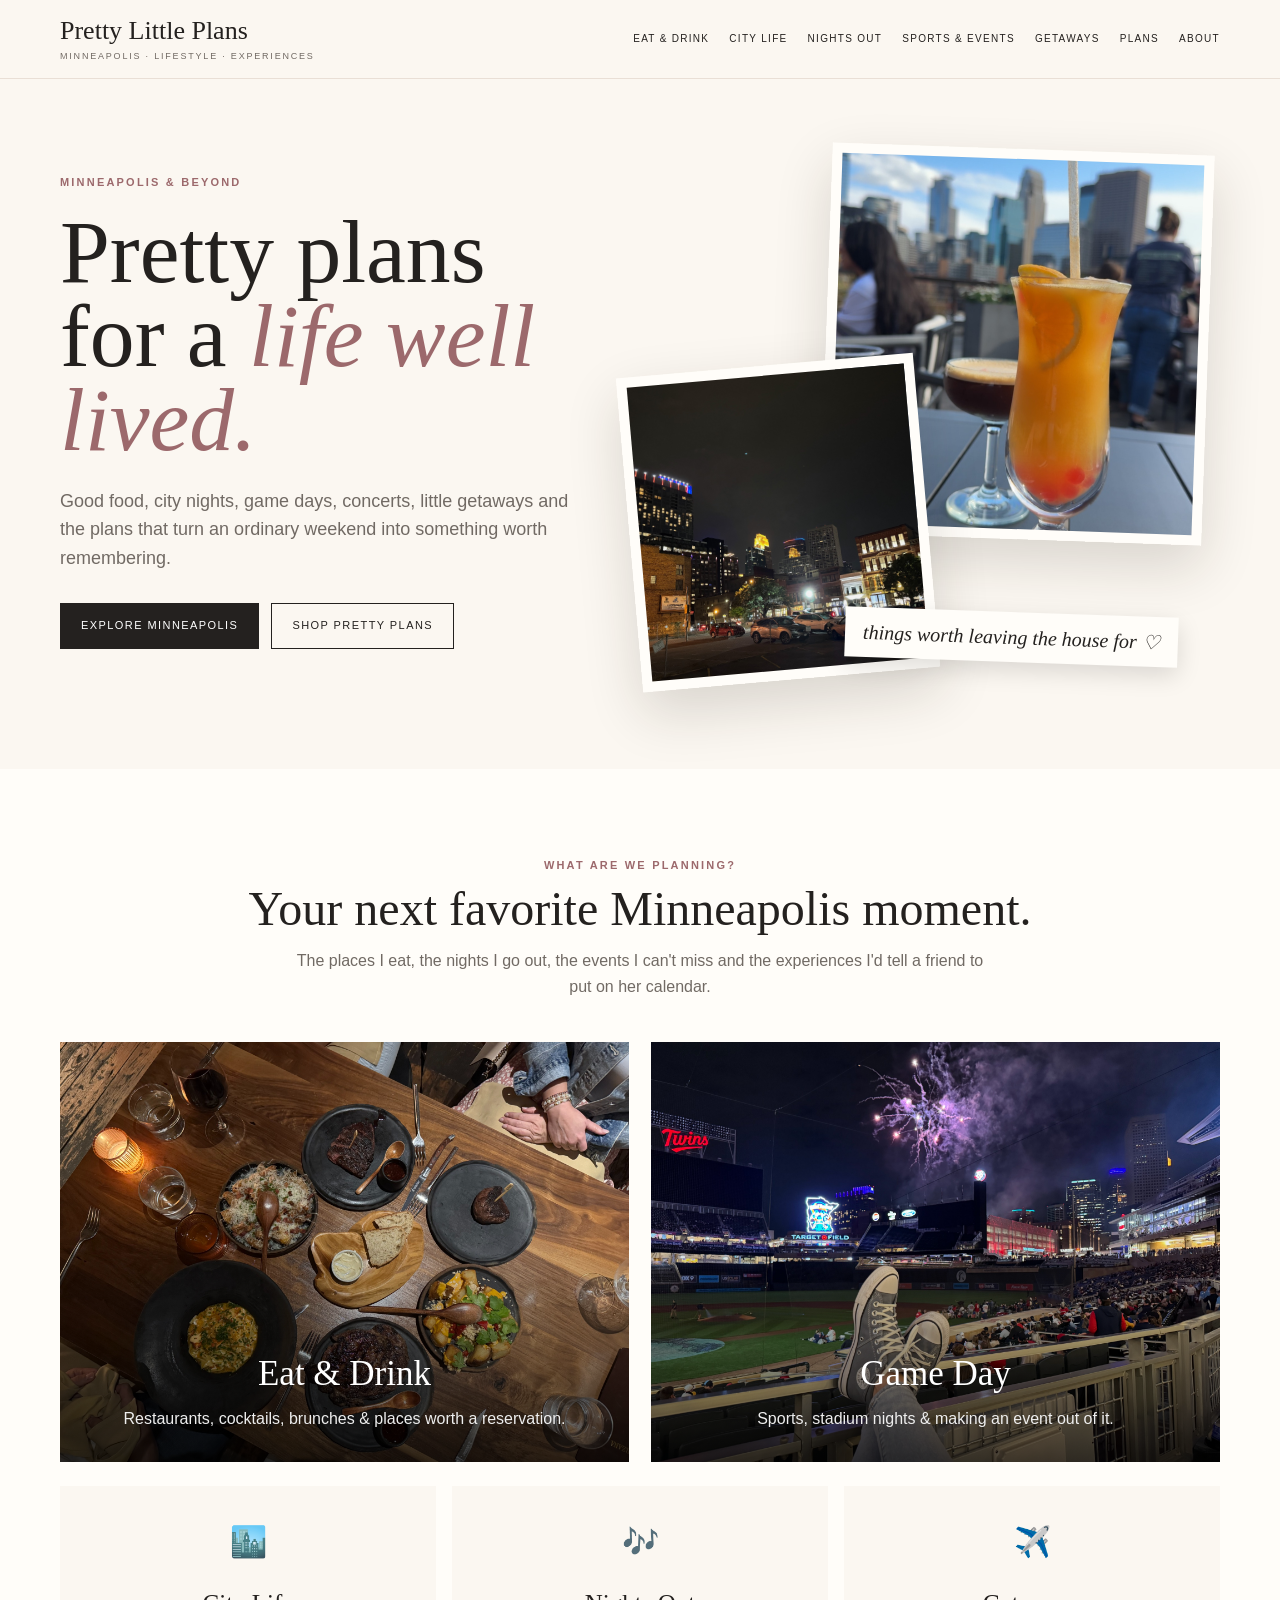
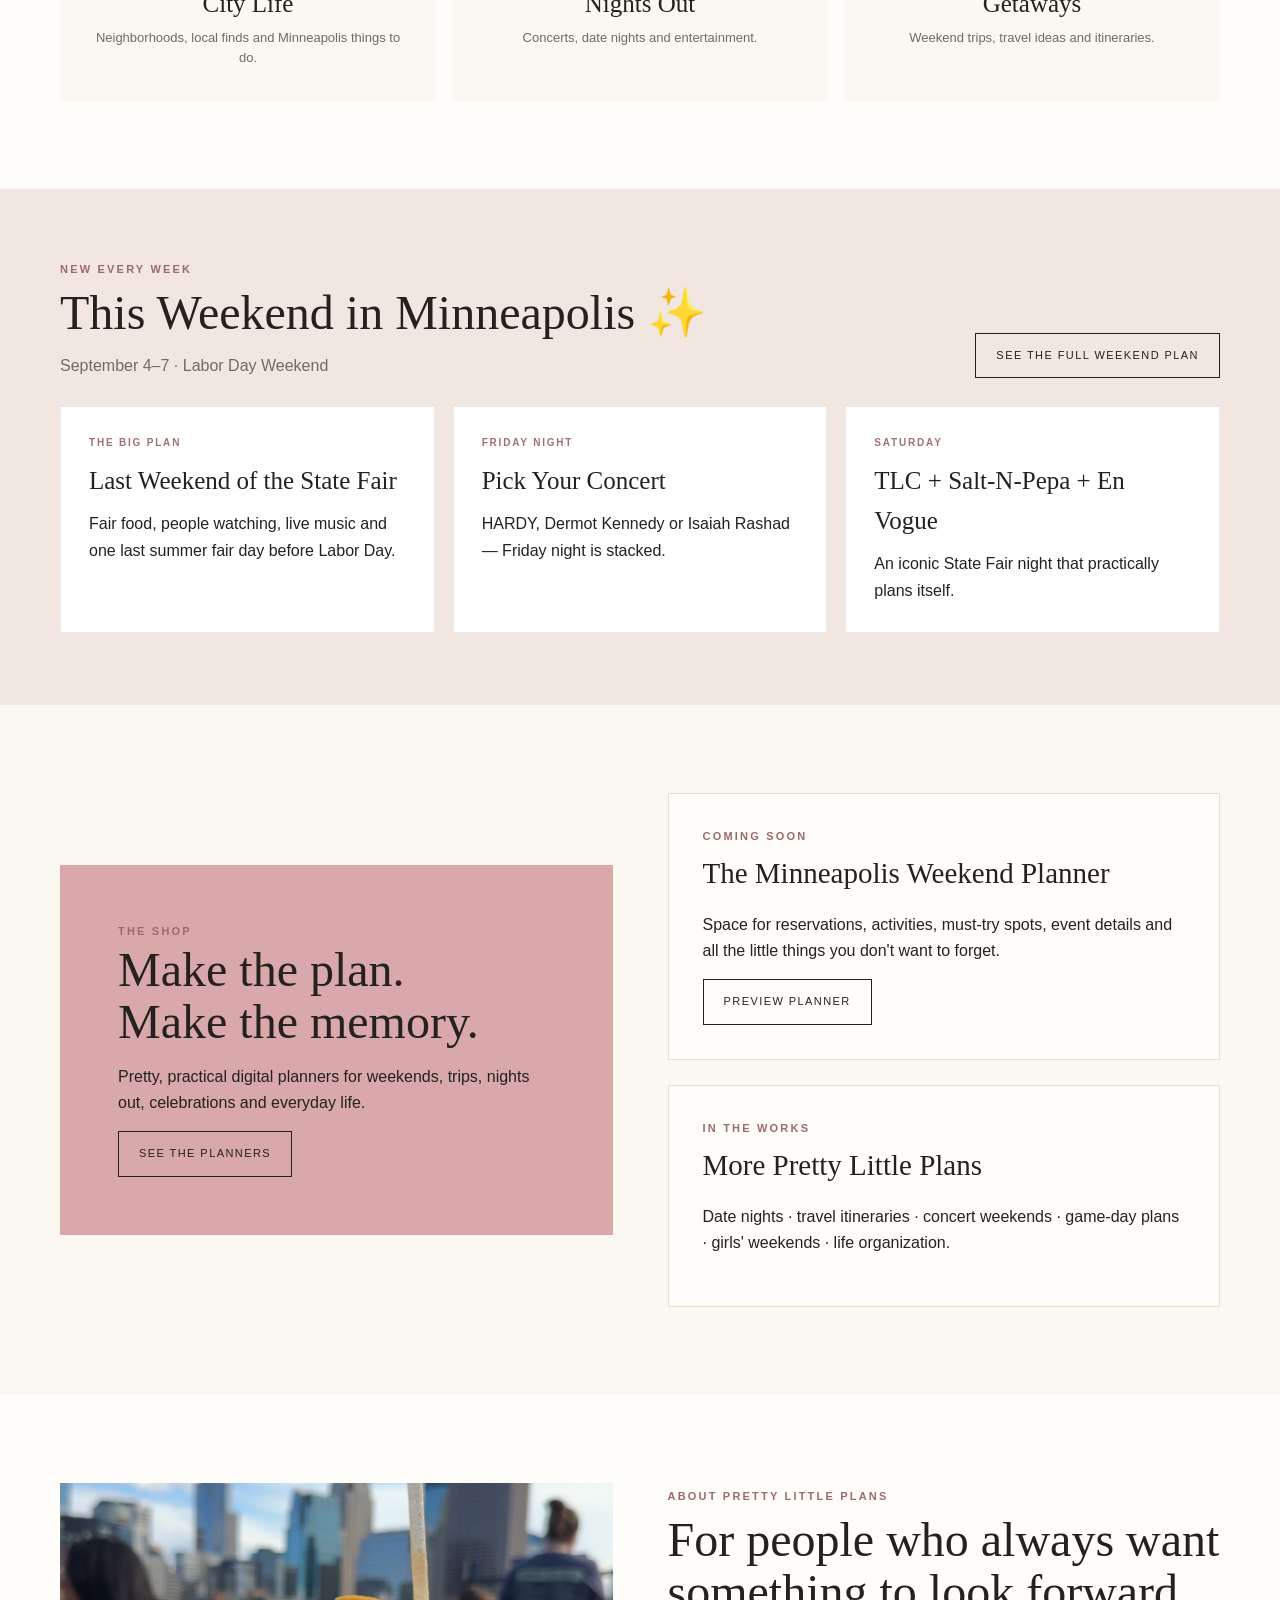
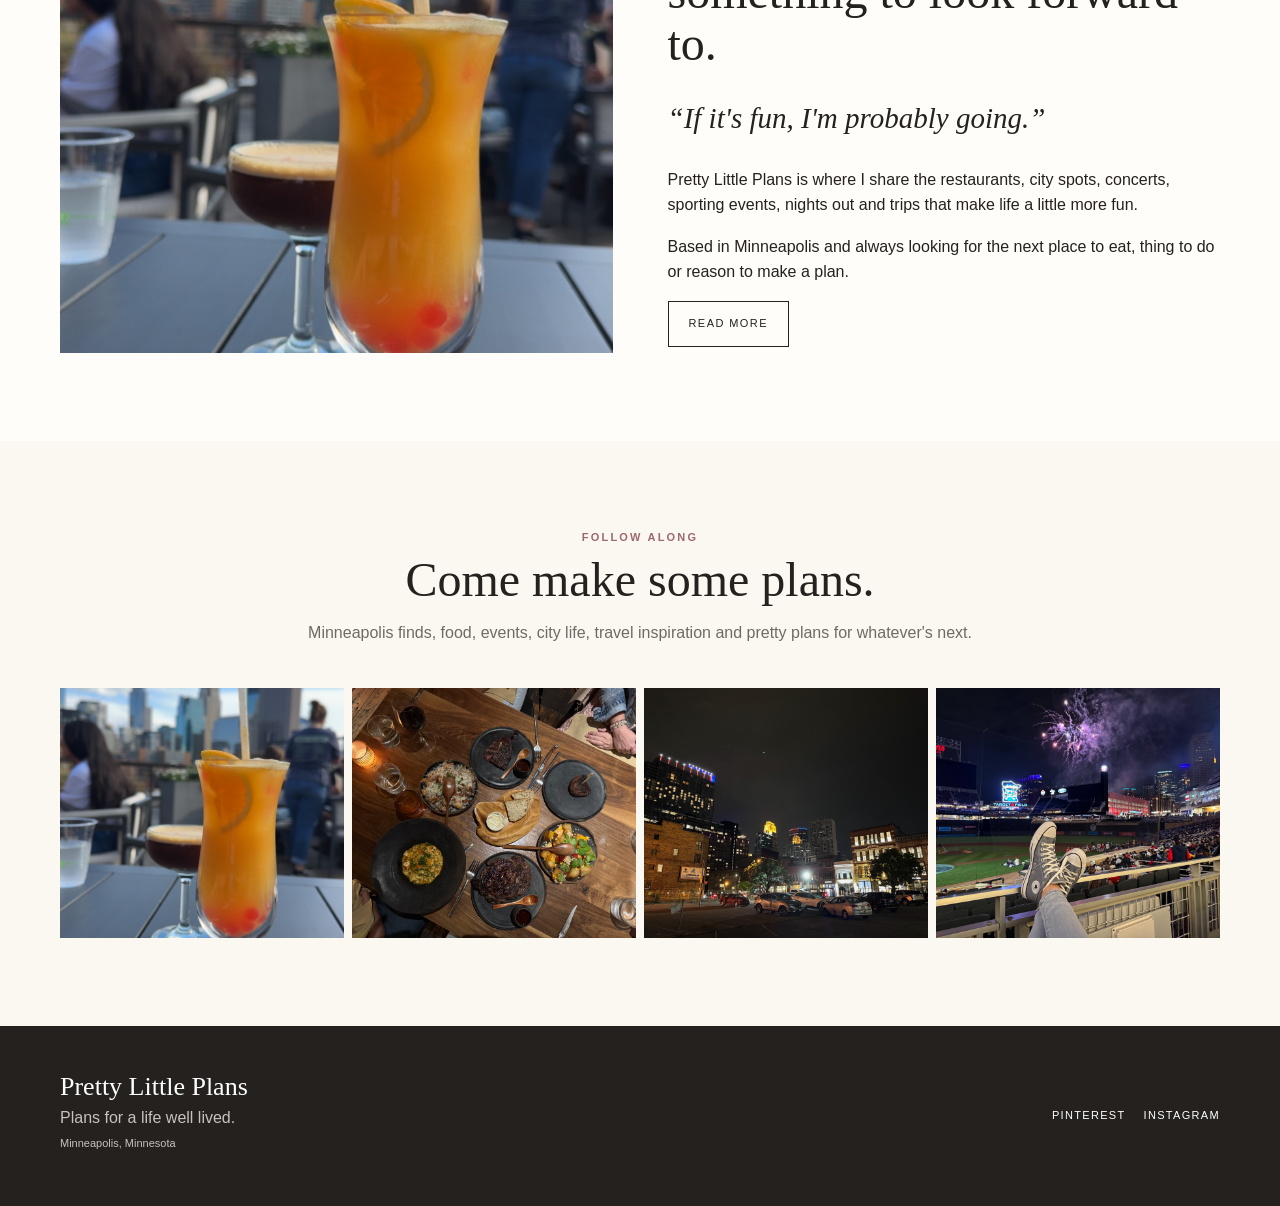
<file: index.html>
<!doctype html><html lang="en"><head><meta charset="utf-8"><meta name="viewport" content="width=device-width,initial-scale=1">
<title>Home | Pretty Little Plans</title><meta name="description" content="Pretty Little Plans — Minneapolis lifestyle, food, nights out, events, travel and digital planners.">
<link rel="icon" href="favicon.svg"><link rel="stylesheet" href="styles.css"></head><body>
<header><div class="container nav">
<a class="brand" href="index.html">Pretty Little Plans<small>Minneapolis · Lifestyle · Experiences</small></a>
<button class="menu" aria-label="Open menu">☰</button>
<nav>
<a href="eat-drink.html">Eat & Drink</a>
<a href="city-life.html">City Life</a>
<a href="nights-out.html">Nights Out</a>
<a href="sports-events.html">Sports & Events</a>
<a href="getaways.html">Getaways</a>
<a href="plans.html">Plans</a>
<a href="about.html">About</a>
</nav></div></header><main>
<div class="container hero">
<div><div class="eyebrow">Minneapolis & beyond</div><h1>Pretty plans for a <em>life well lived.</em></h1>
<p class="lead">Good food, city nights, game days, concerts, little getaways and the plans that turn an ordinary weekend into something worth remembering.</p>
<div class="buttons"><a class="btn primary" href="city-life.html">Explore Minneapolis</a><a class="btn" href="plans.html">Shop Pretty Plans</a></div></div>
<div class="collage"><img class="photo p1" src="rooftop-drinks.jpeg" alt="Cocktails overlooking Minneapolis"><img class="photo p2" src="minneapolis-night.jpeg" alt="Downtown Minneapolis at night"><div class="note">things worth leaving the house for ♡</div></div>
</div>
<section class="alt"><div class="container center"><div class="eyebrow">What are we planning?</div><h2>Your next favorite Minneapolis moment.</h2>
<p class="intro">The places I eat, the nights I go out, the events I can't miss and the experiences I'd tell a friend to put on her calendar.</p>
<div class="feature-grid">
<a class="feature" href="eat-drink.html"><img src="dinner.jpeg" alt="Dinner out"><div class="shade"><h3>Eat & Drink</h3><p>Restaurants, cocktails, brunches & places worth a reservation.</p></div></a>
<a class="feature" href="sports-events.html"><img src="twins-game.jpeg" alt="Minnesota Twins game at Target Field"><div class="shade"><h3>Game Day</h3><p>Sports, stadium nights & making an event out of it.</p></div></a>
</div>
<div class="categories">
<a class="cat" href="city-life.html"><span>🏙️</span><h3>City Life</h3><p>Neighborhoods, local finds and Minneapolis things to do.</p></a>
<a class="cat" href="nights-out.html"><span>🎶</span><h3>Nights Out</h3><p>Concerts, date nights and entertainment.</p></a>
<a class="cat" href="getaways.html"><span>✈️</span><h3>Getaways</h3><p>Weekend trips, travel ideas and itineraries.</p></a>
</div></div></section>

<section class="weekend-feature"><div class="container">
  <div class="eyebrow">New every week</div>
  <div class="weekend-heading"><div><h2>This Weekend in Minneapolis ✨</h2><p class="intro">September 4–7 · Labor Day Weekend</p></div><a class="btn" href="this-weekend.html">See the full weekend plan</a></div>
  <div class="weekend-grid">
    <a class="weekend-card" href="this-weekend.html#fair"><div class="weekend-day">THE BIG PLAN</div><h3>Last Weekend of the State Fair</h3><p>Fair food, people watching, live music and one last summer fair day before Labor Day.</p></a>
    <a class="weekend-card" href="this-weekend.html#friday"><div class="weekend-day">FRIDAY NIGHT</div><h3>Pick Your Concert</h3><p>HARDY, Dermot Kennedy or Isaiah Rashad — Friday night is stacked.</p></a>
    <a class="weekend-card" href="this-weekend.html#saturday"><div class="weekend-day">SATURDAY</div><h3>TLC + Salt-N-Pepa + En Vogue</h3><p>An iconic State Fair night that practically plans itself.</p></a>
  </div>
</div></section>

<section><div class="container shop"><div class="shop-card"><div class="eyebrow">The shop</div><h2>Make the plan.<br>Make the memory.</h2><p>Pretty, practical digital planners for weekends, trips, nights out, celebrations and everyday life.</p><a class="btn" href="plans.html">See the planners</a></div>
<div><div class="planner"><div class="eyebrow">Coming soon</div><h3>The Minneapolis Weekend Planner</h3><p>Space for reservations, activities, must-try spots, event details and all the little things you don't want to forget.</p><a class="btn" href="plans.html">Preview planner</a></div><br>
<div class="planner"><div class="eyebrow">In the works</div><h3>More Pretty Little Plans</h3><p>Date nights · travel itineraries · concert weekends · game-day plans · girls' weekends · life organization.</p></div></div></div></section>
<section class="alt"><div class="container about"><img src="rooftop-drinks.jpeg" alt="Minneapolis rooftop drinks"><div><div class="eyebrow">About Pretty Little Plans</div><h2>For people who always want something to look forward to.</h2><p class="quote">“If it's fun, I'm probably going.”</p><p>Pretty Little Plans is where I share the restaurants, city spots, concerts, sporting events, nights out and trips that make life a little more fun.</p><p>Based in Minneapolis and always looking for the next place to eat, thing to do or reason to make a plan.</p><a class="btn" href="about.html">Read more</a></div></div></section>
<section class="center"><div class="container"><div class="eyebrow">Follow along</div><h2>Come make some plans.</h2><p class="intro">Minneapolis finds, food, events, city life, travel inspiration and pretty plans for whatever's next.</p>
<div class="instagram-strip"><img src="rooftop-drinks.jpeg" alt=""><img src="dinner.jpeg" alt=""><img src="minneapolis-night.jpeg" alt=""><img src="twins-game.jpeg" alt=""></div></div></section>
</main>
<footer><div class="container footer">
<div><div class="brand">Pretty Little Plans</div><p>Plans for a life well lived.</p><p style="font-size:11px">Minneapolis, Minnesota</p></div>
<div class="social"><a href="https://www.pinterest.com/FalynJL/" target="_blank" rel="noopener">Pinterest</a><a href="https://www.instagram.com/falynjm/" target="_blank" rel="noopener">Instagram</a></div>
</div></footer><script src="script.js"></script></body></html>
</file>
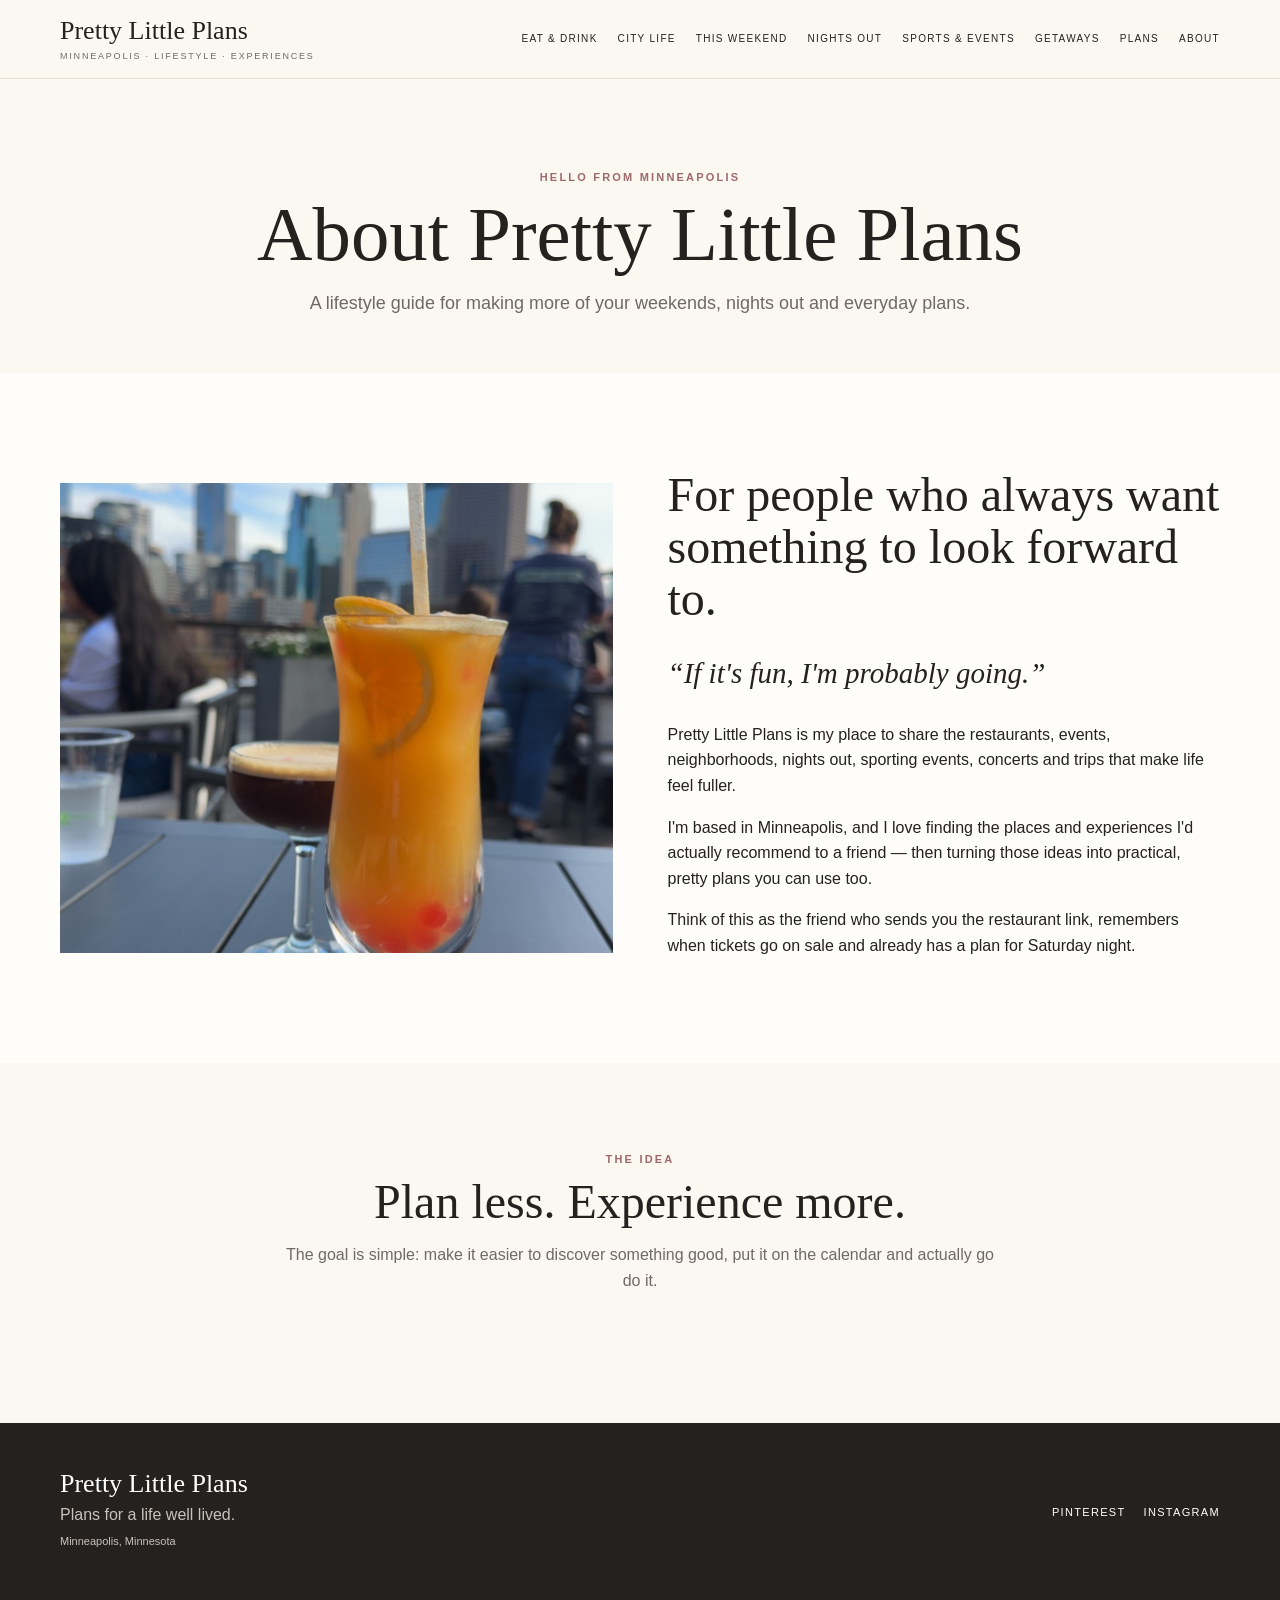
<file: about.html>
<!doctype html><html lang="en"><head><meta charset="utf-8"><meta name="viewport" content="width=device-width,initial-scale=1">
<title>About | Pretty Little Plans</title><meta name="description" content="Pretty Little Plans — Minneapolis lifestyle, food, nights out, events, travel and digital planners.">
<link rel="icon" href="favicon.svg"><link rel="stylesheet" href="styles.css"></head><body>
<header><div class="container nav">
<a class="brand" href="index.html">Pretty Little Plans<small>Minneapolis · Lifestyle · Experiences</small></a>
<button class="menu" aria-label="Open menu">☰</button>
<nav>
<a href="eat-drink.html">Eat & Drink</a>
<a href="city-life.html">City Life</a>
<a href="this-weekend.html">This Weekend</a>
<a href="nights-out.html">Nights Out</a>
<a href="sports-events.html">Sports & Events</a>
<a href="getaways.html">Getaways</a>
<a href="plans.html">Plans</a>
<a href="about.html">About</a>
</nav></div></header><main>
<section class="page-hero"><div class="container"><div class="eyebrow">Hello from Minneapolis</div><h1>About Pretty Little Plans</h1><p>A lifestyle guide for making more of your weekends, nights out and everyday plans.</p></div></section>
<section class="alt"><div class="container about"><img src="rooftop-drinks.jpeg" alt="Rooftop cocktails overlooking Minneapolis"><div><h2>For people who always want something to look forward to.</h2><p class="quote">“If it's fun, I'm probably going.”</p><p>Pretty Little Plans is my place to share the restaurants, events, neighborhoods, nights out, sporting events, concerts and trips that make life feel fuller.</p><p>I'm based in Minneapolis, and I love finding the places and experiences I'd actually recommend to a friend — then turning those ideas into practical, pretty plans you can use too.</p><p>Think of this as the friend who sends you the restaurant link, remembers when tickets go on sale and already has a plan for Saturday night.</p></div></div></section>
<section><div class="container center"><div class="eyebrow">The idea</div><h2>Plan less. Experience more.</h2><p class="intro">The goal is simple: make it easier to discover something good, put it on the calendar and actually go do it.</p></div></section></main>
<footer><div class="container footer">
<div><div class="brand">Pretty Little Plans</div><p>Plans for a life well lived.</p><p style="font-size:11px">Minneapolis, Minnesota</p></div>
<div class="social"><a href="https://www.pinterest.com/FalynJL/" target="_blank" rel="noopener">Pinterest</a><a href="https://www.instagram.com/falynjm/" target="_blank" rel="noopener">Instagram</a></div>
</div></footer><script src="script.js"></script></body></html>
</file>
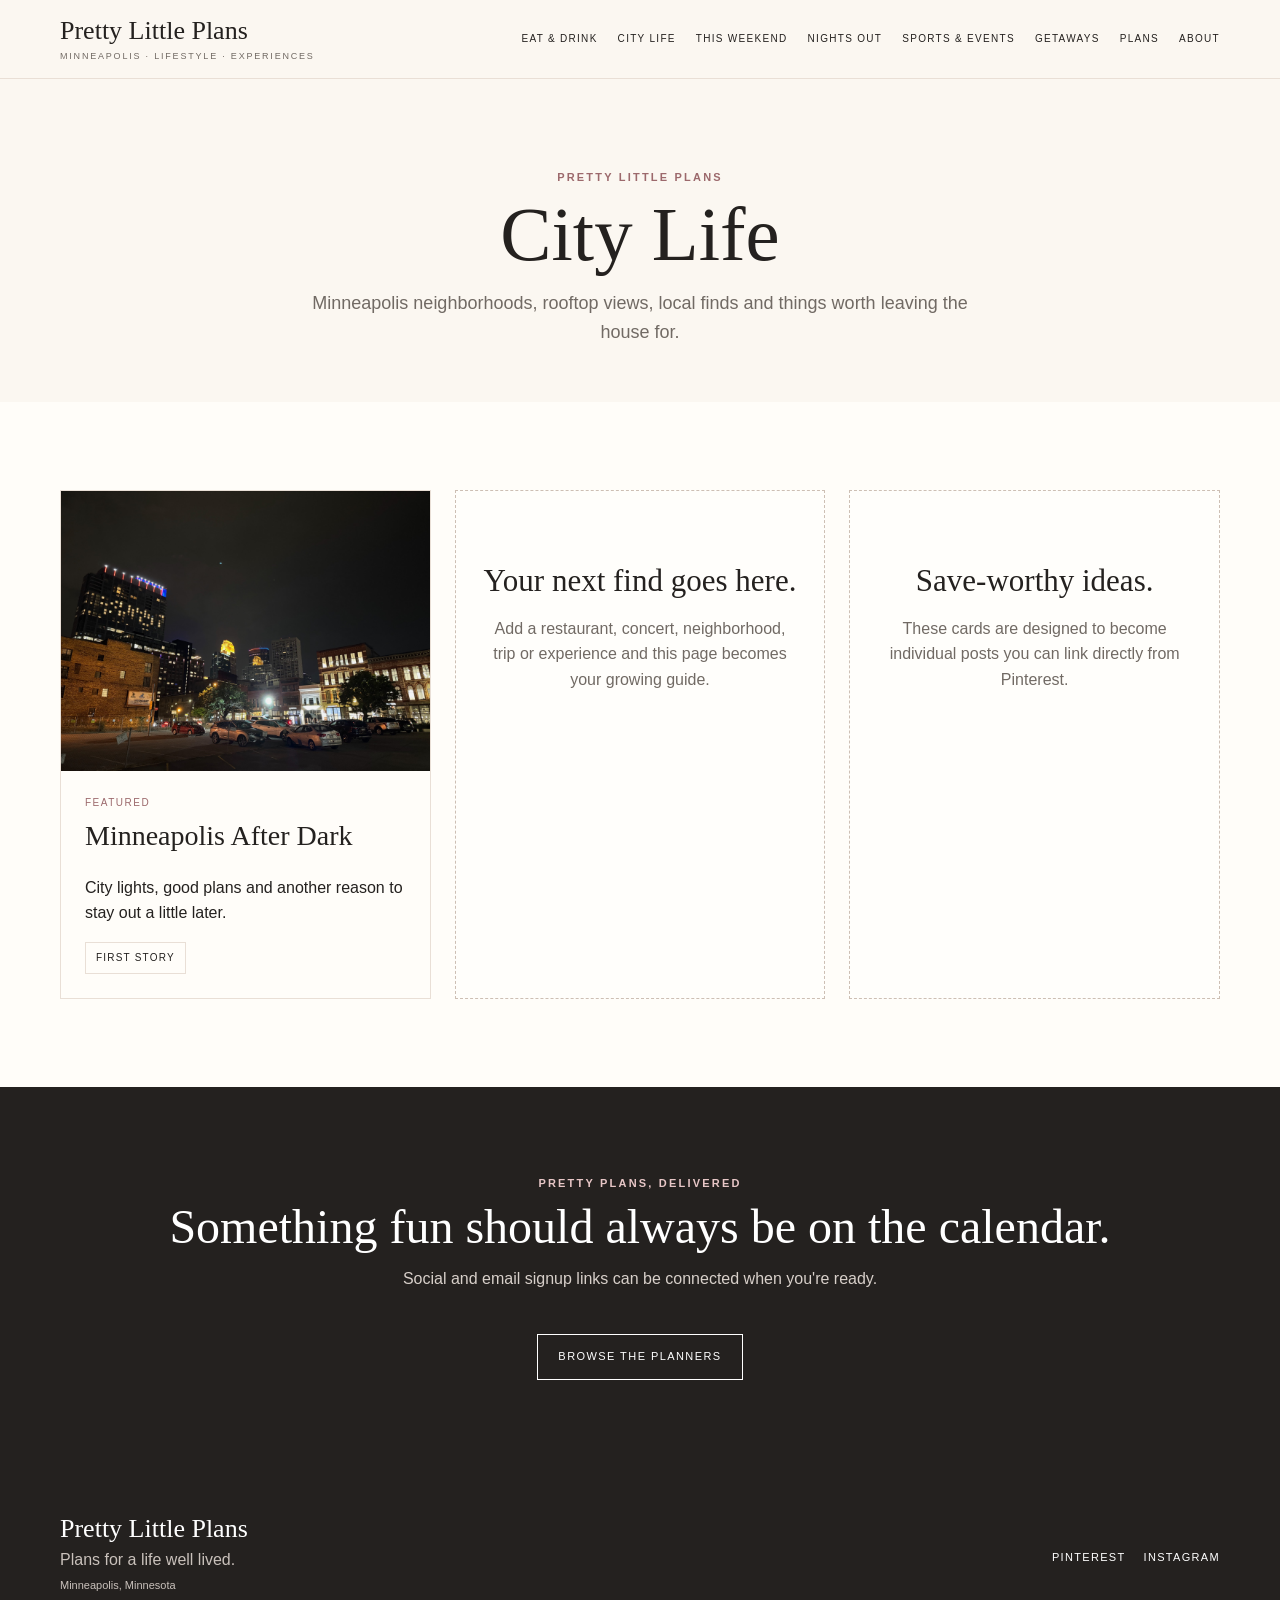
<file: city-life.html>
<!doctype html><html lang="en"><head><meta charset="utf-8"><meta name="viewport" content="width=device-width,initial-scale=1">
<title>City Life | Pretty Little Plans</title><meta name="description" content="Pretty Little Plans — Minneapolis lifestyle, food, nights out, events, travel and digital planners.">
<link rel="icon" href="favicon.svg"><link rel="stylesheet" href="styles.css"></head><body>
<header><div class="container nav">
<a class="brand" href="index.html">Pretty Little Plans<small>Minneapolis · Lifestyle · Experiences</small></a>
<button class="menu" aria-label="Open menu">☰</button>
<nav>
<a href="eat-drink.html">Eat & Drink</a>
<a href="city-life.html">City Life</a>
<a href="this-weekend.html">This Weekend</a>
<a href="nights-out.html">Nights Out</a>
<a href="sports-events.html">Sports & Events</a>
<a href="getaways.html">Getaways</a>
<a href="plans.html">Plans</a>
<a href="about.html">About</a>
</nav></div></header><main>
<section class="page-hero"><div class="container"><div class="eyebrow">Pretty Little Plans</div><h1>City Life</h1><p>Minneapolis neighborhoods, rooftop views, local finds and things worth leaving the house for.</p></div></section>
<section class="alt"><div class="container">
<div class="cards">
<article class="card"><img src="minneapolis-night.jpeg" alt="Minneapolis After Dark"><div class="card-body"><div class="meta">Featured</div><h3>Minneapolis After Dark</h3><p>City lights, good plans and another reason to stay out a little later.</p><span class="badge">First story</span></div></article>
<div class="placeholder"><h3>Your next find goes here.</h3><p>Add a restaurant, concert, neighborhood, trip or experience and this page becomes your growing guide.</p></div>
<div class="placeholder"><h3>Save-worthy ideas.</h3><p>These cards are designed to become individual posts you can link directly from Pinterest.</p></div>
</div></div></section>
<section class="cta"><div class="container"><div class="eyebrow" style="color:#e7c6c6">Pretty plans, delivered</div><h2>Something fun should always be on the calendar.</h2><p class="intro">Social and email signup links can be connected when you're ready.</p><a class="btn" href="plans.html">Browse the planners</a></div></section></main>
<footer><div class="container footer">
<div><div class="brand">Pretty Little Plans</div><p>Plans for a life well lived.</p><p style="font-size:11px">Minneapolis, Minnesota</p></div>
<div class="social"><a href="https://www.pinterest.com/FalynJL/" target="_blank" rel="noopener">Pinterest</a><a href="https://www.instagram.com/falynjm/" target="_blank" rel="noopener">Instagram</a></div>
</div></footer><script src="script.js"></script></body></html>
</file>
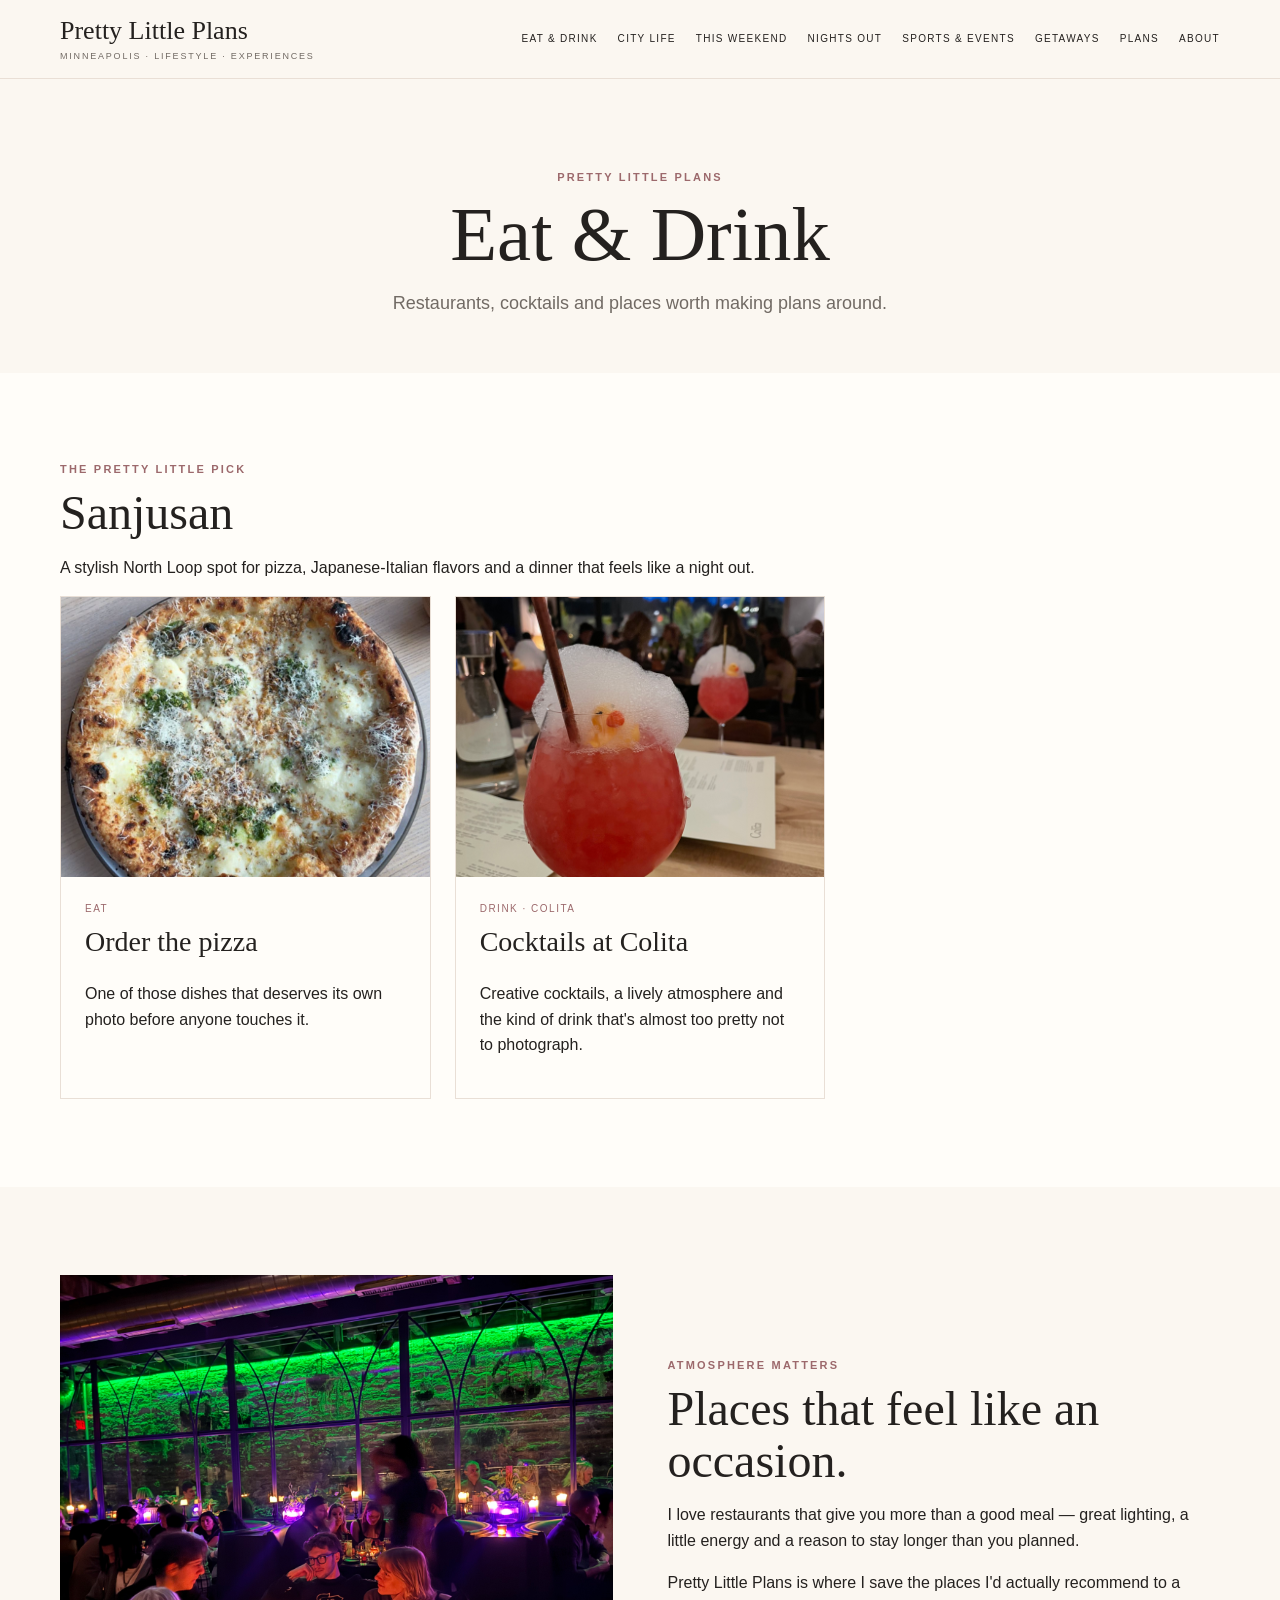
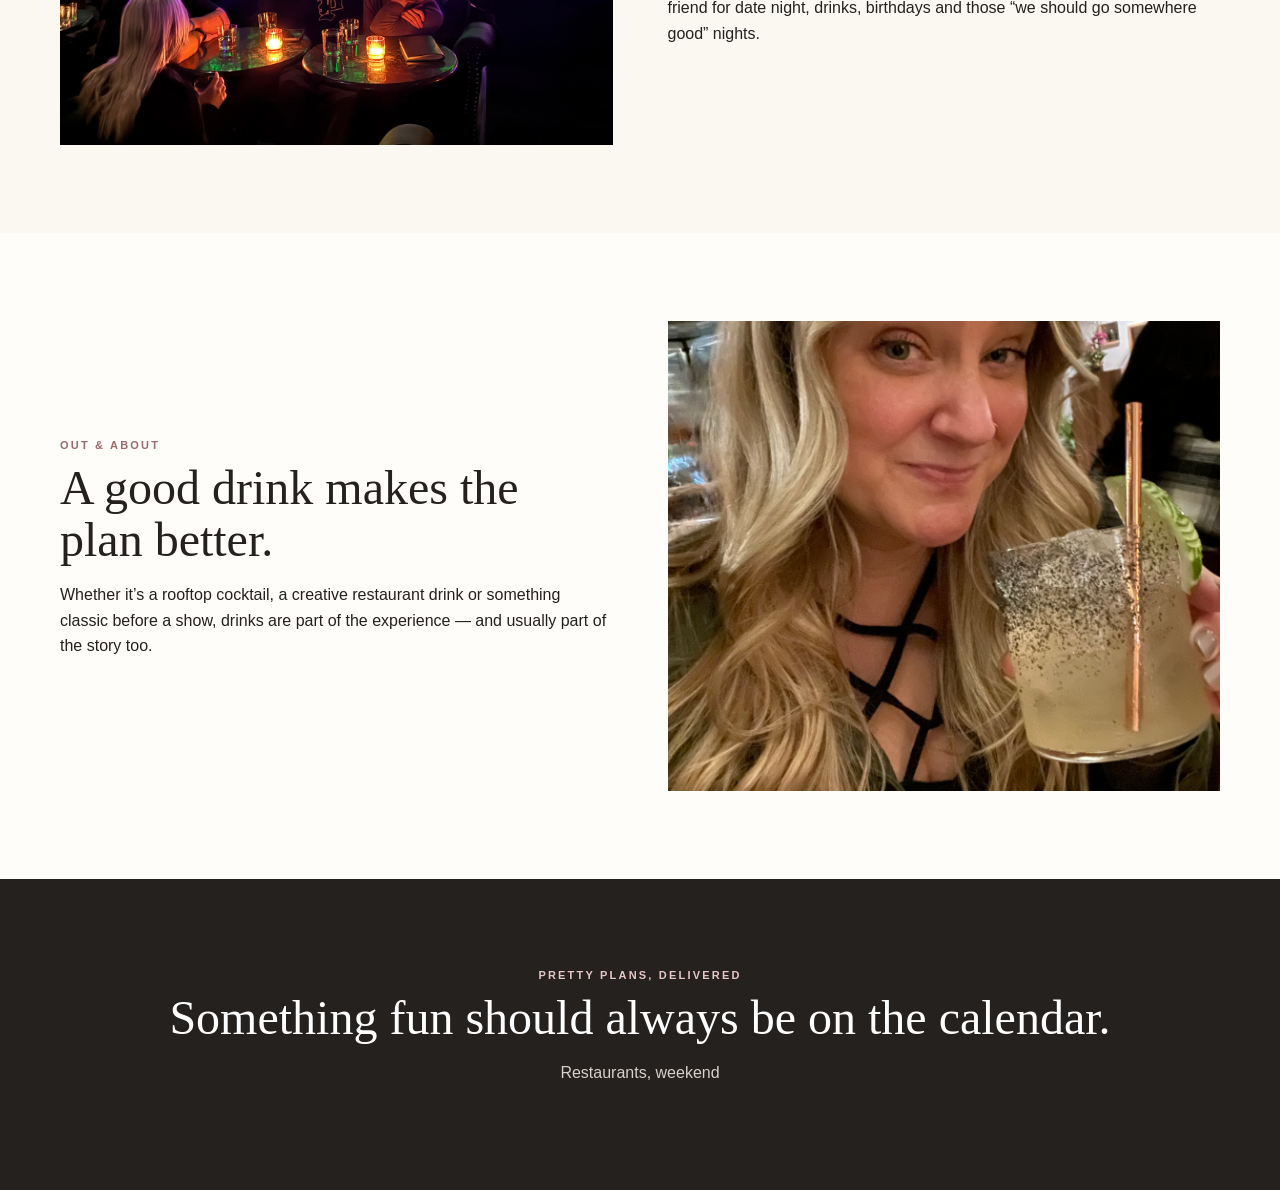
<file: eat-drink.html>
<!doctype html>
<html lang="en">
<head>
  <meta charset="utf-8">
  <meta name="viewport" content="width=device-width,initial-scale=1">
  <title>Eat & Drink | Pretty Little Plans</title>
  <meta name="description" content="Pretty Little Plans guide to Minneapolis restaurants, cocktails and places worth going back to.">
  <link rel="icon" href="favicon.svg">
  <link rel="stylesheet" href="styles.css">
</head>

<body>

<header>
  <div class="container nav">
    <a class="brand" href="index.html">
      Pretty Little Plans
      <small>Minneapolis · Lifestyle · Experiences</small>
    </a>

    <button class="menu" aria-label="Open menu">☰</button>

    <nav>
      <a href="eat-drink.html">Eat & Drink</a>
      <a href="city-life.html">City Life</a>
      <a href="this-weekend.html">This Weekend</a>
      <a href="nights-out.html">Nights Out</a>
      <a href="sports-events.html">Sports & Events</a>
      <a href="getaways.html">Getaways</a>
      <a href="plans.html">Plans</a>
      <a href="about.html">About</a>
    </nav>
  </div>
</header>

<main>

  <section class="page-hero">
    <div class="container center">
      <div class="eyebrow">Pretty Little Plans</div>
      <h1>Eat & Drink</h1>
      <p>Restaurants, cocktails and places worth making plans around.</p>
    </div>
  </section>

  <section class="alt">
    <div class="container">

      <div class="eyebrow">THE PRETTY LITTLE PICK</div>
      <h2>Sanjusan</h2>
      <p>A stylish North Loop spot for pizza, Japanese-Italian flavors and a dinner that feels like a night out.</p>

      <div class="cards">
        <article class="card">
          <img src="IMG_3189.png" alt="Pizza at Sanjusan in Minneapolis">
          <div class="card-body">
            <div class="meta">EAT</div>
            <h3>Order the pizza</h3>
            <p>One of those dishes that deserves its own photo before anyone touches it.</p>
          </div>
        </article>

       <article class="card">
  <img src="IMG_4507.jpeg" alt="Cocktail at Colita in Minneapolis">
  <div class="card-body">
    <div class="meta">DRINK · COLITA</div>
    <h3>Cocktails at Colita</h3>
    <p>Creative cocktails, a lively atmosphere and the kind of drink that's almost too pretty not to photograph.</p>
  </div>
</article>
      </div>

    </div>
  </section>

  <section>
    <div class="container about">

      <img src="IMG_3674.jpeg" alt="Moody Minneapolis restaurant interior">

      <div>
        <div class="eyebrow">ATMOSPHERE MATTERS</div>
        <h2>Places that feel like an occasion.</h2>
        <p>I love restaurants that give you more than a good meal — great lighting, a little energy and a reason to stay longer than you planned.</p>
        <p>Pretty Little Plans is where I save the places I'd actually recommend to a friend for date night, drinks, birthdays and those “we should go somewhere good” nights.</p>
      </div>

    </div>
  </section>

  <section class="alt">
    <div class="container about">

      <div>
        <div class="eyebrow">OUT & ABOUT</div>
        <h2>A good drink makes the plan better.</h2>
        <p>Whether it’s a rooftop cocktail, a creative restaurant drink or something classic before a show, drinks are part of the experience — and usually part of the story too.</p>
      </div>

      <img src="IMG_4528.jpeg" alt="Woman enjoying a cocktail in Minneapolis">

    </div>
  </section>

  <section class="cta">
    <div class="container center">
      <div class="eyebrow" style="color:#e7c6c6">Pretty plans, delivered</div>
      <h2>Something fun should always be on the calendar.</h2>
      <p>Restaurants, weekend
</file>
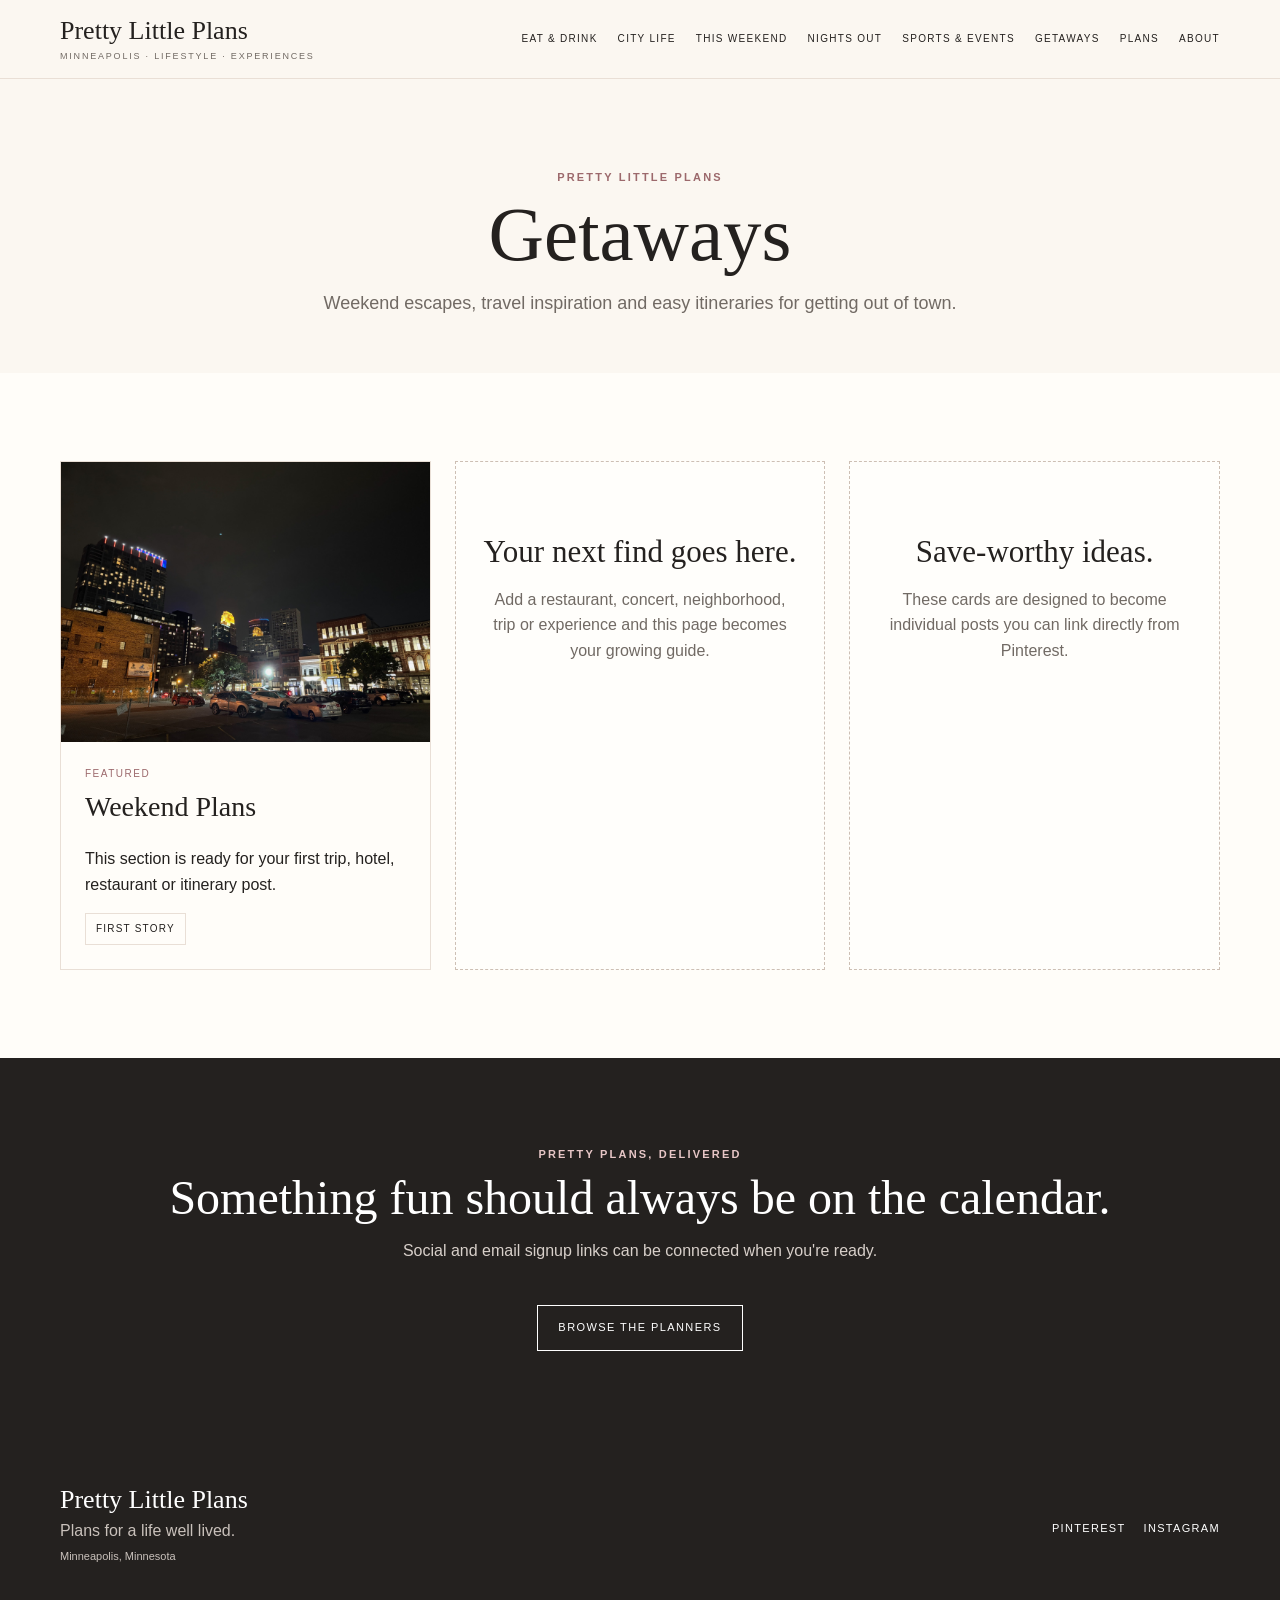
<file: getaways.html>
<!doctype html><html lang="en"><head><meta charset="utf-8"><meta name="viewport" content="width=device-width,initial-scale=1">
<title>Getaways | Pretty Little Plans</title><meta name="description" content="Pretty Little Plans — Minneapolis lifestyle, food, nights out, events, travel and digital planners.">
<link rel="icon" href="favicon.svg"><link rel="stylesheet" href="styles.css"></head><body>
<header><div class="container nav">
<a class="brand" href="index.html">Pretty Little Plans<small>Minneapolis · Lifestyle · Experiences</small></a>
<button class="menu" aria-label="Open menu">☰</button>
<nav>
<a href="eat-drink.html">Eat & Drink</a>
<a href="city-life.html">City Life</a>
<a href="this-weekend.html">This Weekend</a>
<a href="nights-out.html">Nights Out</a>
<a href="sports-events.html">Sports & Events</a>
<a href="getaways.html">Getaways</a>
<a href="plans.html">Plans</a>
<a href="about.html">About</a>
</nav></div></header><main>
<section class="page-hero"><div class="container"><div class="eyebrow">Pretty Little Plans</div><h1>Getaways</h1><p>Weekend escapes, travel inspiration and easy itineraries for getting out of town.</p></div></section>
<section class="alt"><div class="container">
<div class="cards">
<article class="card"><img src="minneapolis-night.jpeg" alt="Weekend Plans"><div class="card-body"><div class="meta">Featured</div><h3>Weekend Plans</h3><p>This section is ready for your first trip, hotel, restaurant or itinerary post.</p><span class="badge">First story</span></div></article>
<div class="placeholder"><h3>Your next find goes here.</h3><p>Add a restaurant, concert, neighborhood, trip or experience and this page becomes your growing guide.</p></div>
<div class="placeholder"><h3>Save-worthy ideas.</h3><p>These cards are designed to become individual posts you can link directly from Pinterest.</p></div>
</div></div></section>
<section class="cta"><div class="container"><div class="eyebrow" style="color:#e7c6c6">Pretty plans, delivered</div><h2>Something fun should always be on the calendar.</h2><p class="intro">Social and email signup links can be connected when you're ready.</p><a class="btn" href="plans.html">Browse the planners</a></div></section></main>
<footer><div class="container footer">
<div><div class="brand">Pretty Little Plans</div><p>Plans for a life well lived.</p><p style="font-size:11px">Minneapolis, Minnesota</p></div>
<div class="social"><a href="https://www.pinterest.com/FalynJL/" target="_blank" rel="noopener">Pinterest</a><a href="https://www.instagram.com/falynjm/" target="_blank" rel="noopener">Instagram</a></div>
</div></footer><script src="script.js"></script></body></html>
</file>
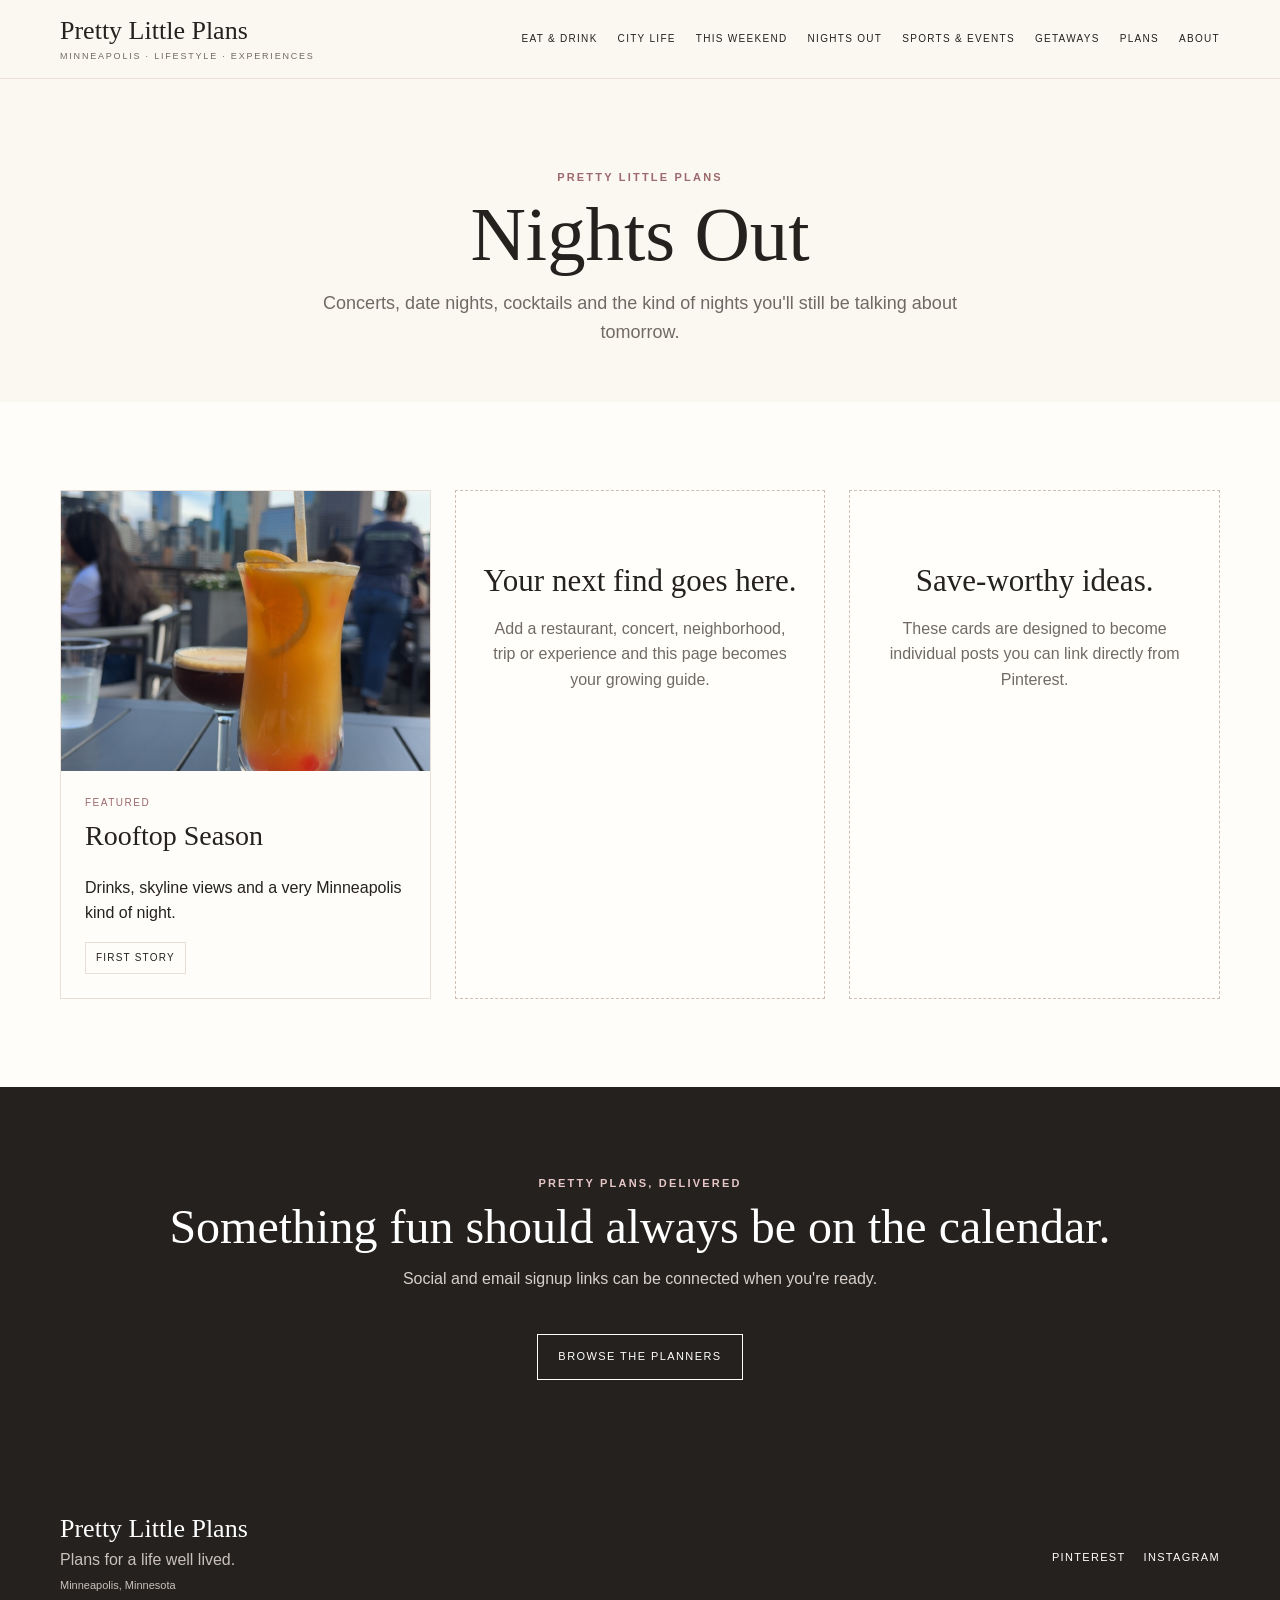
<file: nights-out.html>
<!doctype html><html lang="en"><head><meta charset="utf-8"><meta name="viewport" content="width=device-width,initial-scale=1">
<title>Nights Out | Pretty Little Plans</title><meta name="description" content="Pretty Little Plans — Minneapolis lifestyle, food, nights out, events, travel and digital planners.">
<link rel="icon" href="favicon.svg"><link rel="stylesheet" href="styles.css"></head><body>
<header><div class="container nav">
<a class="brand" href="index.html">Pretty Little Plans<small>Minneapolis · Lifestyle · Experiences</small></a>
<button class="menu" aria-label="Open menu">☰</button>
<nav>
<a href="eat-drink.html">Eat & Drink</a>
<a href="city-life.html">City Life</a>
<a href="this-weekend.html">This Weekend</a>
<a href="nights-out.html">Nights Out</a>
<a href="sports-events.html">Sports & Events</a>
<a href="getaways.html">Getaways</a>
<a href="plans.html">Plans</a>
<a href="about.html">About</a>
</nav></div></header><main>
<section class="page-hero"><div class="container"><div class="eyebrow">Pretty Little Plans</div><h1>Nights Out</h1><p>Concerts, date nights, cocktails and the kind of nights you'll still be talking about tomorrow.</p></div></section>
<section class="alt"><div class="container">
<div class="cards">
<article class="card"><img src="rooftop-drinks.jpeg" alt="Rooftop Season"><div class="card-body"><div class="meta">Featured</div><h3>Rooftop Season</h3><p>Drinks, skyline views and a very Minneapolis kind of night.</p><span class="badge">First story</span></div></article>
<div class="placeholder"><h3>Your next find goes here.</h3><p>Add a restaurant, concert, neighborhood, trip or experience and this page becomes your growing guide.</p></div>
<div class="placeholder"><h3>Save-worthy ideas.</h3><p>These cards are designed to become individual posts you can link directly from Pinterest.</p></div>
</div></div></section>
<section class="cta"><div class="container"><div class="eyebrow" style="color:#e7c6c6">Pretty plans, delivered</div><h2>Something fun should always be on the calendar.</h2><p class="intro">Social and email signup links can be connected when you're ready.</p><a class="btn" href="plans.html">Browse the planners</a></div></section></main>
<footer><div class="container footer">
<div><div class="brand">Pretty Little Plans</div><p>Plans for a life well lived.</p><p style="font-size:11px">Minneapolis, Minnesota</p></div>
<div class="social"><a href="https://www.pinterest.com/FalynJL/" target="_blank" rel="noopener">Pinterest</a><a href="https://www.instagram.com/falynjm/" target="_blank" rel="noopener">Instagram</a></div>
</div></footer><script src="script.js"></script></body></html>
</file>
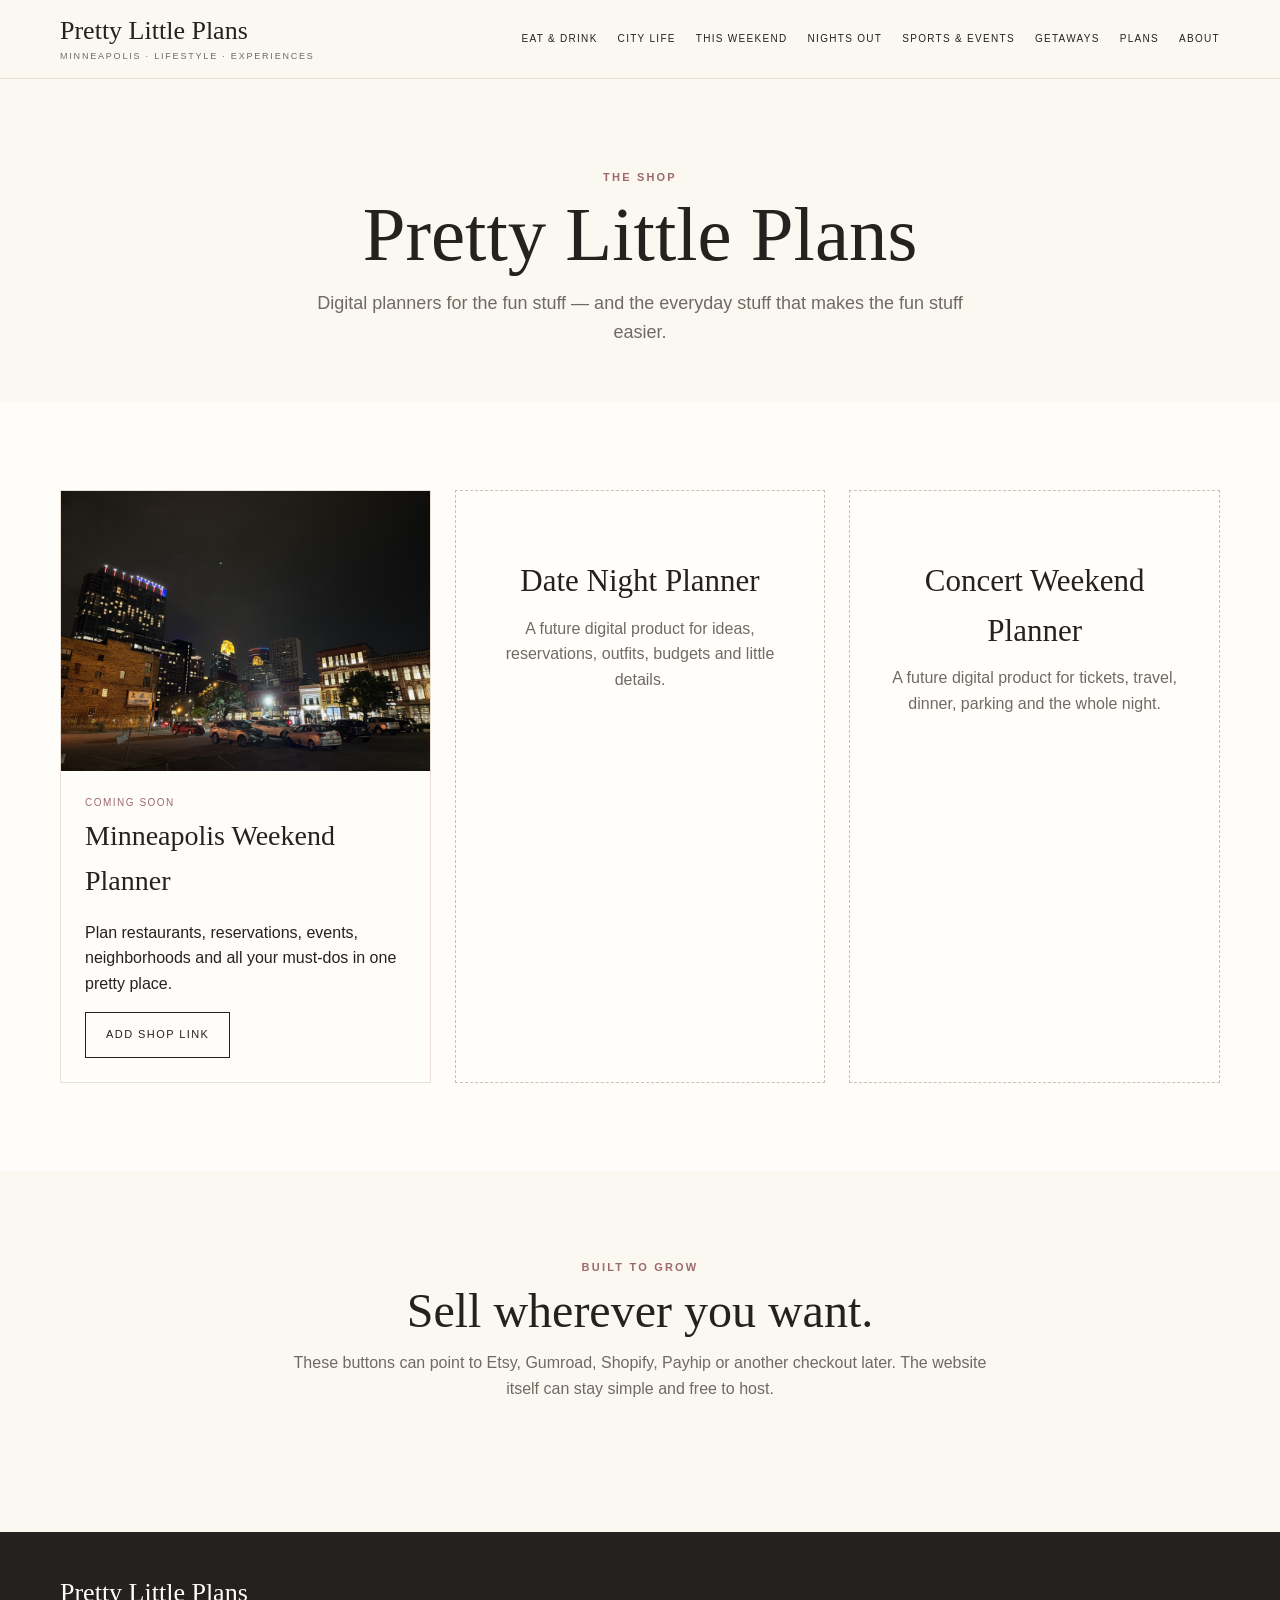
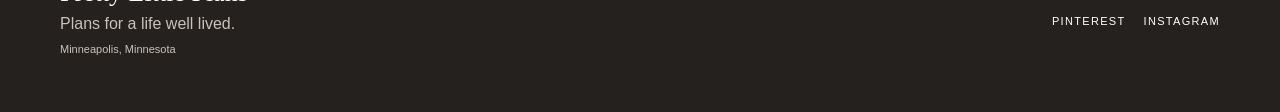
<file: plans.html>
<!doctype html><html lang="en"><head><meta charset="utf-8"><meta name="viewport" content="width=device-width,initial-scale=1">
<title>Digital Plans | Pretty Little Plans</title><meta name="description" content="Pretty Little Plans — Minneapolis lifestyle, food, nights out, events, travel and digital planners.">
<link rel="icon" href="favicon.svg"><link rel="stylesheet" href="styles.css"></head><body>
<header><div class="container nav">
<a class="brand" href="index.html">Pretty Little Plans<small>Minneapolis · Lifestyle · Experiences</small></a>
<button class="menu" aria-label="Open menu">☰</button>
<nav>
<a href="eat-drink.html">Eat & Drink</a>
<a href="city-life.html">City Life</a>
<a href="this-weekend.html">This Weekend</a>
<a href="nights-out.html">Nights Out</a>
<a href="sports-events.html">Sports & Events</a>
<a href="getaways.html">Getaways</a>
<a href="plans.html">Plans</a>
<a href="about.html">About</a>
</nav></div></header><main>
<section class="page-hero"><div class="container"><div class="eyebrow">The shop</div><h1>Pretty Little Plans</h1><p>Digital planners for the fun stuff — and the everyday stuff that makes the fun stuff easier.</p></div></section>
<section class="alt"><div class="container"><div class="cards">
<article class="card"><img src="minneapolis-night.jpeg" alt="Minneapolis"><div class="card-body"><div class="meta">Coming soon</div><h3>Minneapolis Weekend Planner</h3><p>Plan restaurants, reservations, events, neighborhoods and all your must-dos in one pretty place.</p><a class="btn" href="#">Add shop link</a></div></article>
<div class="placeholder"><h3>Date Night Planner</h3><p>A future digital product for ideas, reservations, outfits, budgets and little details.</p></div>
<div class="placeholder"><h3>Concert Weekend Planner</h3><p>A future digital product for tickets, travel, dinner, parking and the whole night.</p></div>
</div></div></section>
<section><div class="container center"><div class="eyebrow">Built to grow</div><h2>Sell wherever you want.</h2><p class="intro">These buttons can point to Etsy, Gumroad, Shopify, Payhip or another checkout later. The website itself can stay simple and free to host.</p></div></section></main>
<footer><div class="container footer">
<div><div class="brand">Pretty Little Plans</div><p>Plans for a life well lived.</p><p style="font-size:11px">Minneapolis, Minnesota</p></div>
<div class="social"><a href="https://www.pinterest.com/FalynJL/" target="_blank" rel="noopener">Pinterest</a><a href="https://www.instagram.com/falynjm/" target="_blank" rel="noopener">Instagram</a></div>
</div></footer><script src="script.js"></script></body></html>
</file>
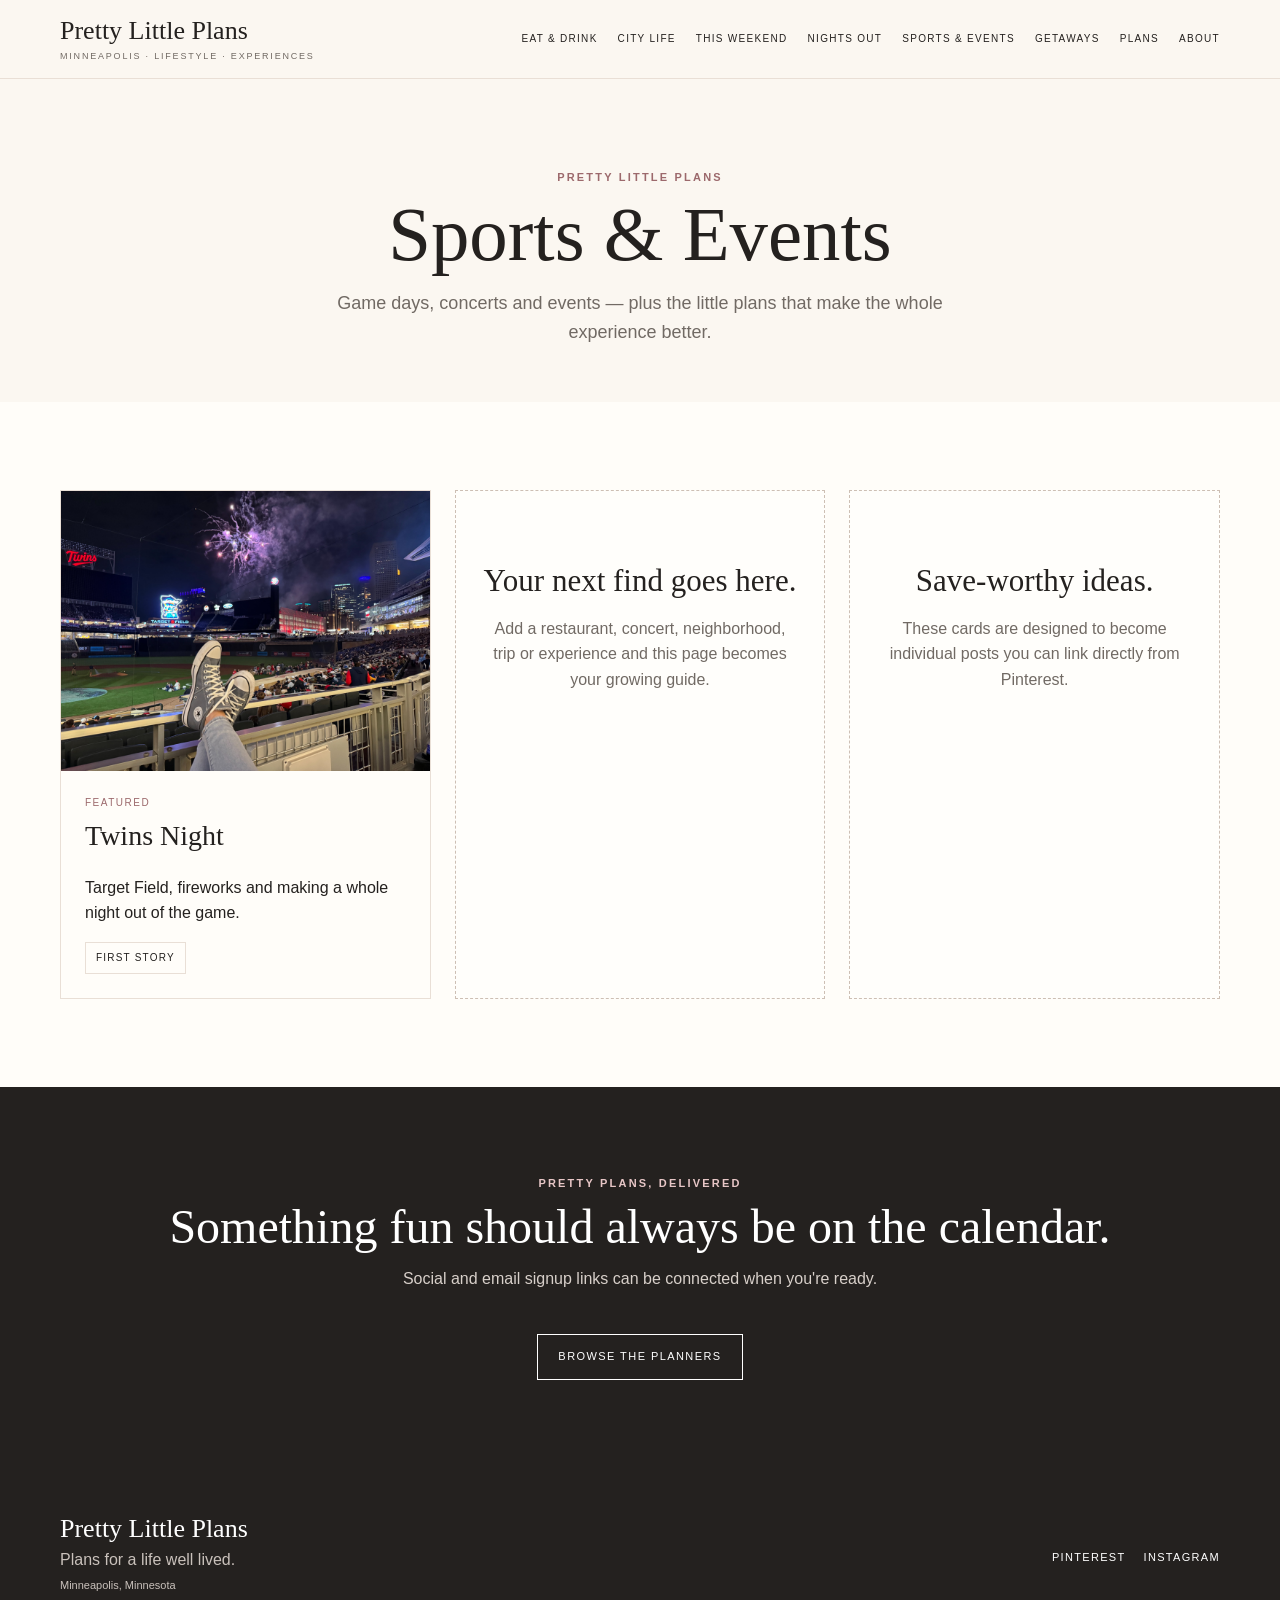
<file: sports-events.html>
<!doctype html><html lang="en"><head><meta charset="utf-8"><meta name="viewport" content="width=device-width,initial-scale=1">
<title>Sports & Events | Pretty Little Plans</title><meta name="description" content="Pretty Little Plans — Minneapolis lifestyle, food, nights out, events, travel and digital planners.">
<link rel="icon" href="favicon.svg"><link rel="stylesheet" href="styles.css"></head><body>
<header><div class="container nav">
<a class="brand" href="index.html">Pretty Little Plans<small>Minneapolis · Lifestyle · Experiences</small></a>
<button class="menu" aria-label="Open menu">☰</button>
<nav>
<a href="eat-drink.html">Eat & Drink</a>
<a href="city-life.html">City Life</a>
<a href="this-weekend.html">This Weekend</a>
<a href="nights-out.html">Nights Out</a>
<a href="sports-events.html">Sports & Events</a>
<a href="getaways.html">Getaways</a>
<a href="plans.html">Plans</a>
<a href="about.html">About</a>
</nav></div></header><main>
<section class="page-hero"><div class="container"><div class="eyebrow">Pretty Little Plans</div><h1>Sports & Events</h1><p>Game days, concerts and events — plus the little plans that make the whole experience better.</p></div></section>
<section class="alt"><div class="container">
<div class="cards">
<article class="card"><img src="twins-game.jpeg" alt="Twins Night"><div class="card-body"><div class="meta">Featured</div><h3>Twins Night</h3><p>Target Field, fireworks and making a whole night out of the game.</p><span class="badge">First story</span></div></article>
<div class="placeholder"><h3>Your next find goes here.</h3><p>Add a restaurant, concert, neighborhood, trip or experience and this page becomes your growing guide.</p></div>
<div class="placeholder"><h3>Save-worthy ideas.</h3><p>These cards are designed to become individual posts you can link directly from Pinterest.</p></div>
</div></div></section>
<section class="cta"><div class="container"><div class="eyebrow" style="color:#e7c6c6">Pretty plans, delivered</div><h2>Something fun should always be on the calendar.</h2><p class="intro">Social and email signup links can be connected when you're ready.</p><a class="btn" href="plans.html">Browse the planners</a></div></section></main>
<footer><div class="container footer">
<div><div class="brand">Pretty Little Plans</div><p>Plans for a life well lived.</p><p style="font-size:11px">Minneapolis, Minnesota</p></div>
<div class="social"><a href="https://www.pinterest.com/FalynJL/" target="_blank" rel="noopener">Pinterest</a><a href="https://www.instagram.com/falynjm/" target="_blank" rel="noopener">Instagram</a></div>
</div></footer><script src="script.js"></script></body></html>
</file>
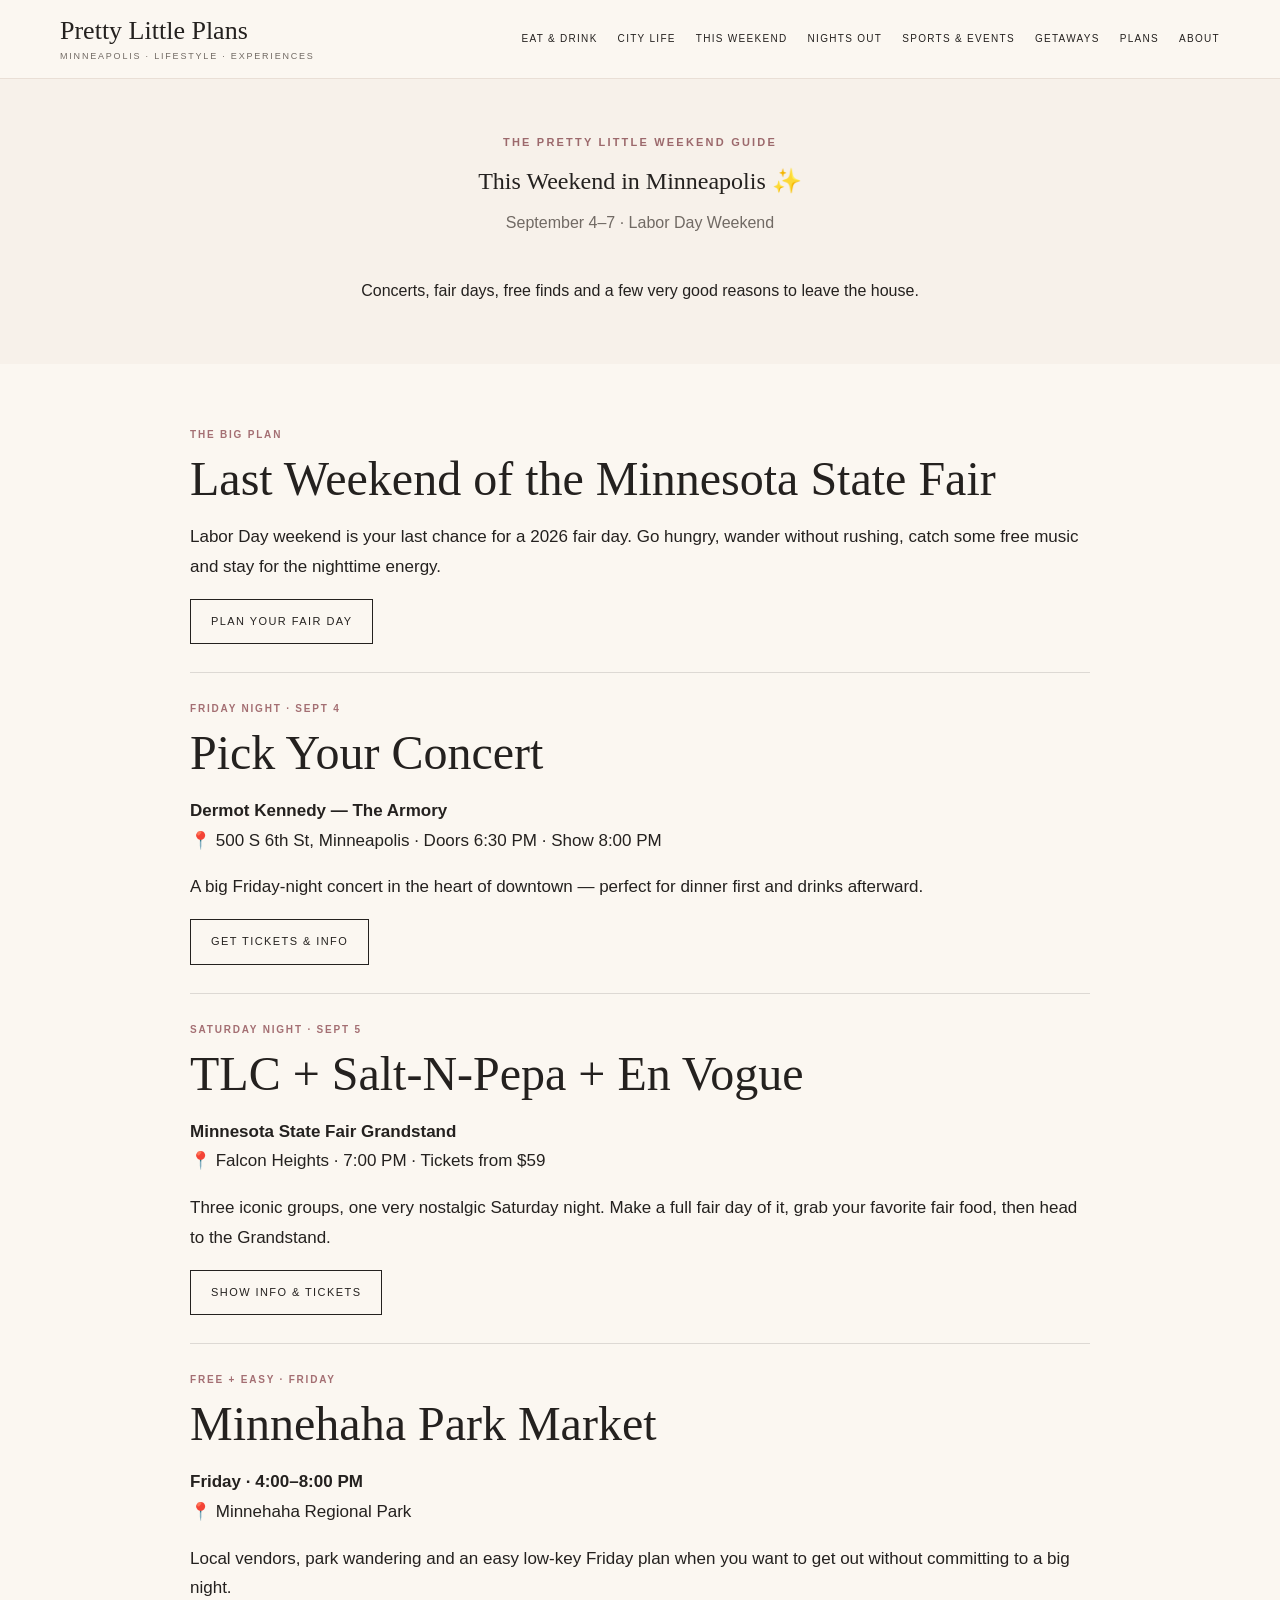
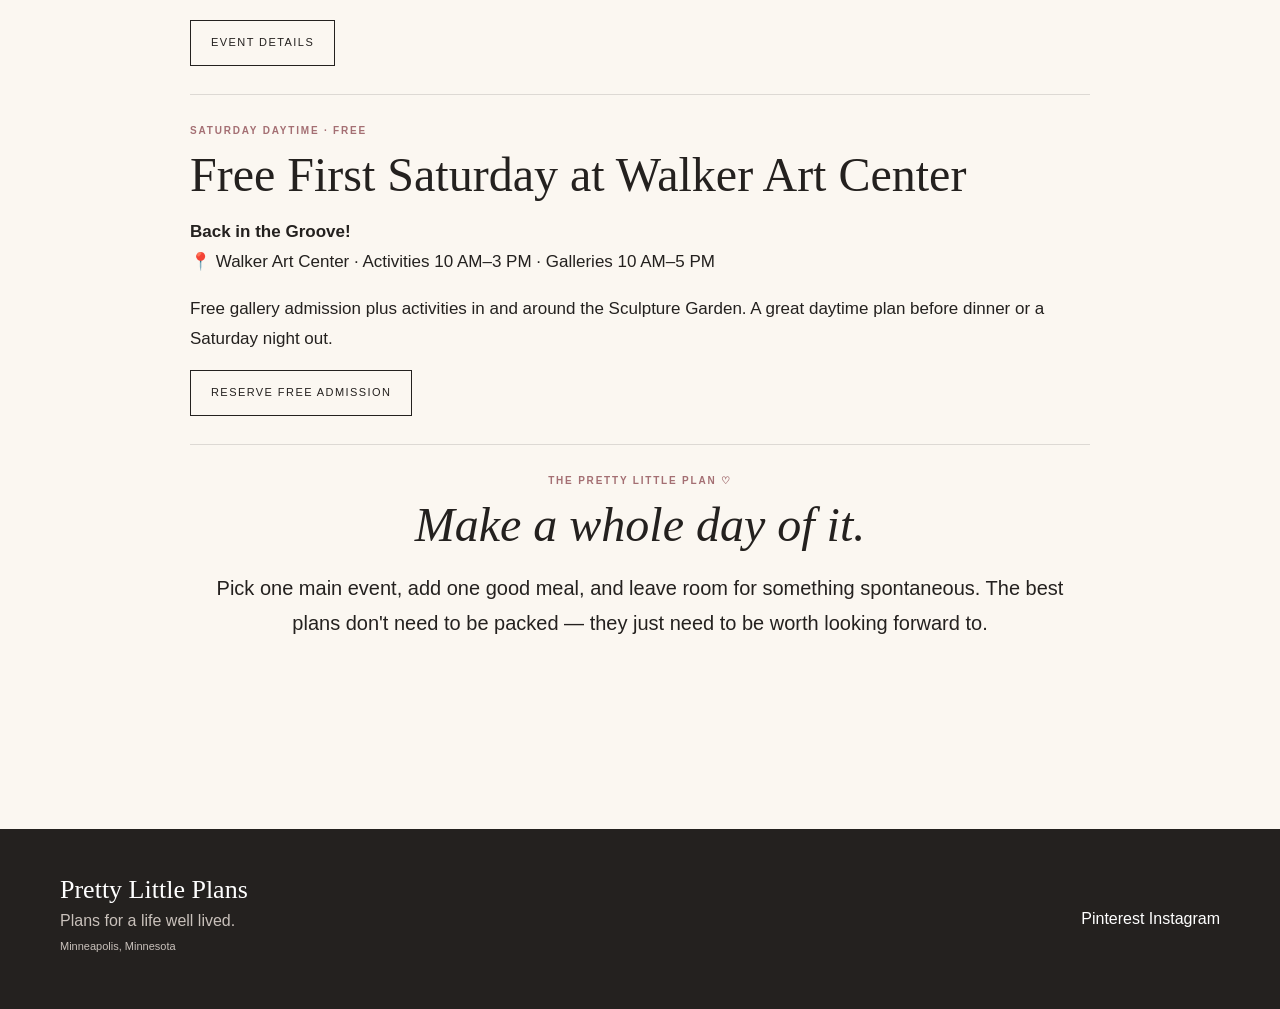
<file: this-weekend.html>
<!doctype html>
<html lang="en">
<head>
  <meta charset="utf-8">
  <meta name="viewport" content="width=device-width,initial-scale=1">
  <title>This Weekend in Minneapolis | Pretty Little Plans</title>
  <meta name="description" content="Pretty Little Plans guide to things to do in Minneapolis this weekend.">
  <link rel="icon" href="favicon.svg">
  <link rel="stylesheet" href="styles.css">
</head>

<body>

<header>
  <div class="container nav">
    <a class="brand" href="index.html">
      Pretty Little Plans
      <small>Minneapolis · Lifestyle · Experiences</small>
    </a>

    <button class="menu" aria-label="Open menu">☰</button>

    <nav>
      <a href="eat-drink.html">Eat & Drink</a>
      <a href="city-life.html">City Life</a>
      <a href="this-weekend.html">This Weekend</a>
      <a href="nights-out.html">Nights Out</a>
      <a href="sports-events.html">Sports & Events</a>
      <a href="getaways.html">Getaways</a>
      <a href="plans.html">Plans</a>
      <a href="about.html">About</a>
    </nav>
  </div>
</header>

<main>

  <section class="weekend-hero">
    <div class="container">
      <div class="eyebrow">The Pretty Little Weekend Guide</div>
      <h1>This Weekend in Minneapolis ✨</h1>
      <p class="intro">September 4–7 · Labor Day Weekend</p>
      <p>Concerts, fair days, free finds and a few very good reasons to leave the house.</p>
    </div>
  </section>

  <section>
    <div class="container guide-list">

      <article class="guide-item" id="fair">
        <div class="guide-label">THE BIG PLAN</div>
        <h2>Last Weekend of the Minnesota State Fair</h2>
        <p>Labor Day weekend is your last chance for a 2026 fair day. Go hungry, wander without rushing, catch some free music and stay for the nighttime energy.</p>
        <a class="btn" href="https://www.mnstatefair.org/" target="_blank" rel="noopener">PLAN YOUR FAIR DAY</a>
      </article>

      <article class="guide-item" id="friday">
        <div class="guide-label">FRIDAY NIGHT · SEPT 4</div>
        <h2>Pick Your Concert</h2>
        <p><strong>Dermot Kennedy — The Armory</strong><br>
        📍 500 S 6th St, Minneapolis · Doors 6:30 PM · Show 8:00 PM</p>
        <p>A big Friday-night concert in the heart of downtown — perfect for dinner first and drinks afterward.</p>
        <a class="btn" href="https://armorymn.com/" target="_blank" rel="noopener">GET TICKETS & INFO</a>
      </article>

      <article class="guide-item" id="saturday">
        <div class="guide-label">SATURDAY NIGHT · SEPT 5</div>
        <h2>TLC + Salt-N-Pepa + En Vogue</h2>
        <p><strong>Minnesota State Fair Grandstand</strong><br>
        📍 Falcon Heights · 7:00 PM · Tickets from $59</p>
        <p>Three iconic groups, one very nostalgic Saturday night. Make a full fair day of it, grab your favorite fair food, then head to the Grandstand.</p>
        <a class="btn" href="https://www.mnstatefair.org/grandstand/tlc-and-salt-n-pepa-with-en-vogue" target="_blank" rel="noopener">SHOW INFO & TICKETS</a>
      </article>

      <article class="guide-item">
        <div class="guide-label">FREE + EASY · FRIDAY</div>
        <h2>Minnehaha Park Market</h2>
        <p><strong>Friday · 4:00–8:00 PM</strong><br>
        📍 Minnehaha Regional Park</p>
        <p>Local vendors, park wandering and an easy low-key Friday plan when you want to get out without committing to a big night.</p>
        <a class="btn" href="https://www.minneapolisparks.org/event-calendar/month/2026-09/" target="_blank" rel="noopener">EVENT DETAILS</a>
      </article>

      <article class="guide-item">
        <div class="guide-label">SATURDAY DAYTIME · FREE</div>
        <h2>Free First Saturday at Walker Art Center</h2>
        <p><strong>Back in the Groove!</strong><br>
        📍 Walker Art Center · Activities 10 AM–3 PM · Galleries 10 AM–5 PM</p>
        <p>Free gallery admission plus activities in and around the Sculpture Garden. A great daytime plan before dinner or a Saturday night out.</p>
        <a class="btn" href="https://www.walkerart.org/whats-on/free-first-saturday-back-in-the-groove/" target="_blank" rel="noopener">RESERVE FREE ADMISSION</a>
      </article>

      <article class="guide-item final-plan">
        <div class="guide-label">THE PRETTY LITTLE PLAN ♡</div>
        <h2>Make a whole day of it.</h2>
        <p>Pick one main event, add one good meal, and leave room for something spontaneous. The best plans don't need to be packed — they just need to be worth looking forward to.</p>
      </article>

    </div>
  </section>

</main>

<footer>
  <div class="container footer">
    <div>
      <div class="brand">Pretty Little Plans</div>
      <p>Plans for a life well lived.</p>
      <p style="font-size:11px">Minneapolis, Minnesota</p>
    </div>

    <div>
      <a href="https://www.pinterest.com/FalynJL/" target="_blank" rel="noopener">Pinterest</a>
      <a href="https://www.instagram.com/falynjm/" target="_blank" rel="noopener">Instagram</a>
    </div>
  </div>
</footer>

<script src="script.js"></script>
</body>
</html>
</file>
<file: styles.css>
:root{
  --cream:#fbf7f1; --paper:#fffdf9; --ink:#24211f; --muted:#716a64;
  --blush:#d8a8aa; --blush-deep:#9c696c; --sage:#b8c0b1; --line:#e9dfd6;
  --max:1160px;
}
*{box-sizing:border-box}
html{scroll-behavior:smooth}
body{margin:0;background:var(--cream);color:var(--ink);font-family:Arial,Helvetica,sans-serif;line-height:1.6}
img{max-width:100%;display:block}
a{color:inherit;text-decoration:none}
h1,h2,h3,.brand,.serif{font-family:Georgia,"Times New Roman",serif;font-weight:400}
.container{width:min(var(--max),92%);margin:auto}
.eyebrow{font-size:11px;text-transform:uppercase;letter-spacing:.2em;font-weight:700;color:var(--blush-deep)}
header{position:sticky;top:0;z-index:40;background:rgba(251,247,241,.95);backdrop-filter:blur(10px);border-bottom:1px solid var(--line)}
.nav{height:78px;display:flex;align-items:center;justify-content:space-between;gap:22px}
.brand{font-size:26px;line-height:1}.brand small{display:block;font:9px Arial;letter-spacing:.20em;text-transform:uppercase;color:var(--muted);text-align:center;margin-top:7px}
nav{display:flex;gap:20px;align-items:center;font-size:10px;letter-spacing:.13em;text-transform:uppercase}
nav a:hover,.active{color:var(--blush-deep)}
.menu{display:none;border:0;background:none;font-size:22px}
.hero{display:grid;grid-template-columns:.92fr 1.08fr;gap:55px;align-items:center;min-height:690px;padding:55px 0 80px}
.hero h1{font-size:clamp(58px,7vw,92px);line-height:.94;margin:18px 0 24px}.hero h1 em{color:var(--blush-deep)}
.lead{font-size:18px;color:var(--muted);max-width:570px}.buttons{display:flex;gap:12px;flex-wrap:wrap;margin-top:30px}
.btn{display:inline-block;padding:13px 20px;border:1px solid var(--ink);font-size:11px;text-transform:uppercase;letter-spacing:.13em;transition:.2s}.btn.primary{background:var(--ink);color:white}.btn:hover{transform:translateY(-2px)}
.collage{height:545px;position:relative}.photo{position:absolute;object-fit:cover;border:10px solid var(--paper);box-shadow:0 22px 55px rgba(40,30,20,.16)}
.p1{width:64%;height:390px;right:2%;top:10px;transform:rotate(2deg)}.p2{width:50%;height:315px;left:1%;bottom:4px;transform:rotate(-5deg)}
.note{position:absolute;right:7%;bottom:22px;background:var(--paper);padding:13px 18px;font:italic 20px Georgia;transform:rotate(2deg);box-shadow:0 8px 24px #0002}
section{padding:88px 0}.alt{background:var(--paper)}.center{text-align:center}
h2{font-size:48px;line-height:1.08;margin:8px 0 14px}.intro{max-width:710px;margin:0 auto 42px;color:var(--muted)}
.feature-grid{display:grid;grid-template-columns:repeat(2,1fr);gap:22px}.feature{height:420px;position:relative;overflow:hidden}.feature img{width:100%;height:100%;object-fit:cover;transition:.5s}.feature:hover img{transform:scale(1.03)}
.shade{position:absolute;inset:0;background:linear-gradient(transparent 42%,rgba(0,0,0,.70));display:flex;flex-direction:column;justify-content:flex-end;padding:30px;color:white}.shade h3{font-size:35px;margin:0}.shade p{margin:4px 0 0;color:#eee}
.categories{display:grid;grid-template-columns:repeat(3,1fr);gap:16px;margin-top:24px}.cat{padding:32px;background:var(--cream);min-height:190px;transition:.2s}.cat:hover{transform:translateY(-3px)}.cat span{font-size:30px}.cat h3{font-size:25px;margin:18px 0 4px}.cat p{font-size:13px;color:var(--muted);margin:0}
.shop{display:grid;grid-template-columns:1fr 1fr;gap:55px;align-items:center}.shop-card{background:var(--blush);padding:58px}.shop-card h2{margin-top:4px}.planner{border:1px solid var(--line);background:var(--paper);padding:34px}.planner h3{font-size:29px;margin:4px 0 10px}
.about{display:grid;grid-template-columns:1fr 1fr;gap:55px;align-items:center}.about img{width:100%;height:470px;object-fit:cover}.quote{font:italic 29px Georgia;line-height:1.35}
.instagram-strip{display:grid;grid-template-columns:repeat(4,1fr);gap:8px;margin-top:35px}.instagram-strip img{width:100%;height:250px;object-fit:cover}
.page-hero{padding:90px 0 55px;text-align:center}.page-hero h1{font-size:clamp(52px,6vw,78px);margin:10px auto 16px;line-height:1}.page-hero p{max-width:690px;margin:auto;color:var(--muted);font-size:18px}
.cards{display:grid;grid-template-columns:repeat(3,1fr);gap:24px}.card{background:var(--paper);border:1px solid var(--line);overflow:hidden}.card img{width:100%;height:280px;object-fit:cover}.card-body{padding:24px}.card h3{font-size:28px;margin:3px 0 8px}.meta{font-size:10px;text-transform:uppercase;letter-spacing:.15em;color:var(--blush-deep)}
.placeholder{padding:65px 26px;border:1px dashed #cdbfb4;text-align:center;background:rgba(255,255,255,.35)}.placeholder h3{font-size:31px;margin:0 0 10px}.placeholder p{color:var(--muted);max-width:600px;margin:0 auto}
.cta{background:var(--ink);color:white;text-align:center}.cta p{color:#d8d0ca}.cta .btn{border-color:white;color:white}
footer{background:var(--ink);color:white;padding:48px 0}.footer{display:flex;justify-content:space-between;align-items:center;gap:30px}.footer p{color:#c9c1bb;margin:5px 0}.social{display:flex;gap:18px;font-size:11px;text-transform:uppercase;letter-spacing:.12em}
.badge{display:inline-block;background:var(--paper);border:1px solid var(--line);padding:7px 10px;font-size:10px;text-transform:uppercase;letter-spacing:.12em}
@media(max-width:880px){nav{display:none}.menu{display:block}.hero,.shop,.about{grid-template-columns:1fr}.hero{padding-top:55px}.collage{height:485px}.feature-grid,.cards{grid-template-columns:1fr 1fr}.categories{grid-template-columns:1fr 1fr}.instagram-strip{grid-template-columns:1fr 1fr}.footer{flex-direction:column;align-items:flex-start}}
@media(max-width:560px){h1{font-size:56px}h2{font-size:39px}.collage{height:410px}.p1{height:300px}.p2{height:240px}.feature-grid,.cards,.categories{grid-template-columns:1fr}.feature{height:350px}.instagram-strip img{height:210px}}

/* Weekly Minneapolis guide */
.weekend-feature{background:#f2e6e1;padding:72px 0}.weekend-heading{display:flex;justify-content:space-between;align-items:end;gap:24px;margin-bottom:28px}.weekend-heading .intro{margin:8px 0 0}.weekend-grid{display:grid;grid-template-columns:repeat(3,1fr);gap:18px}.weekend-card{display:block;background:#fff;padding:28px;text-decoration:none;color:inherit;border:1px solid rgba(0,0,0,.08);transition:transform .2s ease}.weekend-card:hover{transform:translateY(-4px)}.weekend-day,.guide-label{font-size:10px;letter-spacing:.18em;text-transform:uppercase;color:#a46f73;font-weight:700;margin-bottom:10px}.weekend-card h3{font-family:Georgia,serif;font-size:25px;margin:0 0 10px}.weekend-card p{margin:0;line-height:1.65}.weekend-hero{background:#f7f1ea;text-align:center;padding:55px 0 45px}.weekend-hero h1{max-width:850px;margin:10px auto}.guide-list{max-width:900px}.guide-item{padding:28px 0;border-bottom:1px solid rgba(0,0,0,.12)}.guide-item h2{margin:5px 0 14px}.guide-item p{font-size:17px;line-height:1.75}.pretty-tip{background:#f7f1ea;padding:20px 22px;margin:24px 0}.final-plan{text-align:center;border-bottom:0;padding-bottom:80px}.final-plan h2{font-style:italic}.final-plan p{font-size:20px}@media(max-width:760px){.weekend-heading{display:block}.weekend-heading .btn{margin-top:18px}.weekend-grid{grid-template-columns:1fr}.weekend-feature{padding:50px 0}.weekend-hero{padding:60px 0 45px}}.weekend-hero + section{padding-top:35px}
</file>
